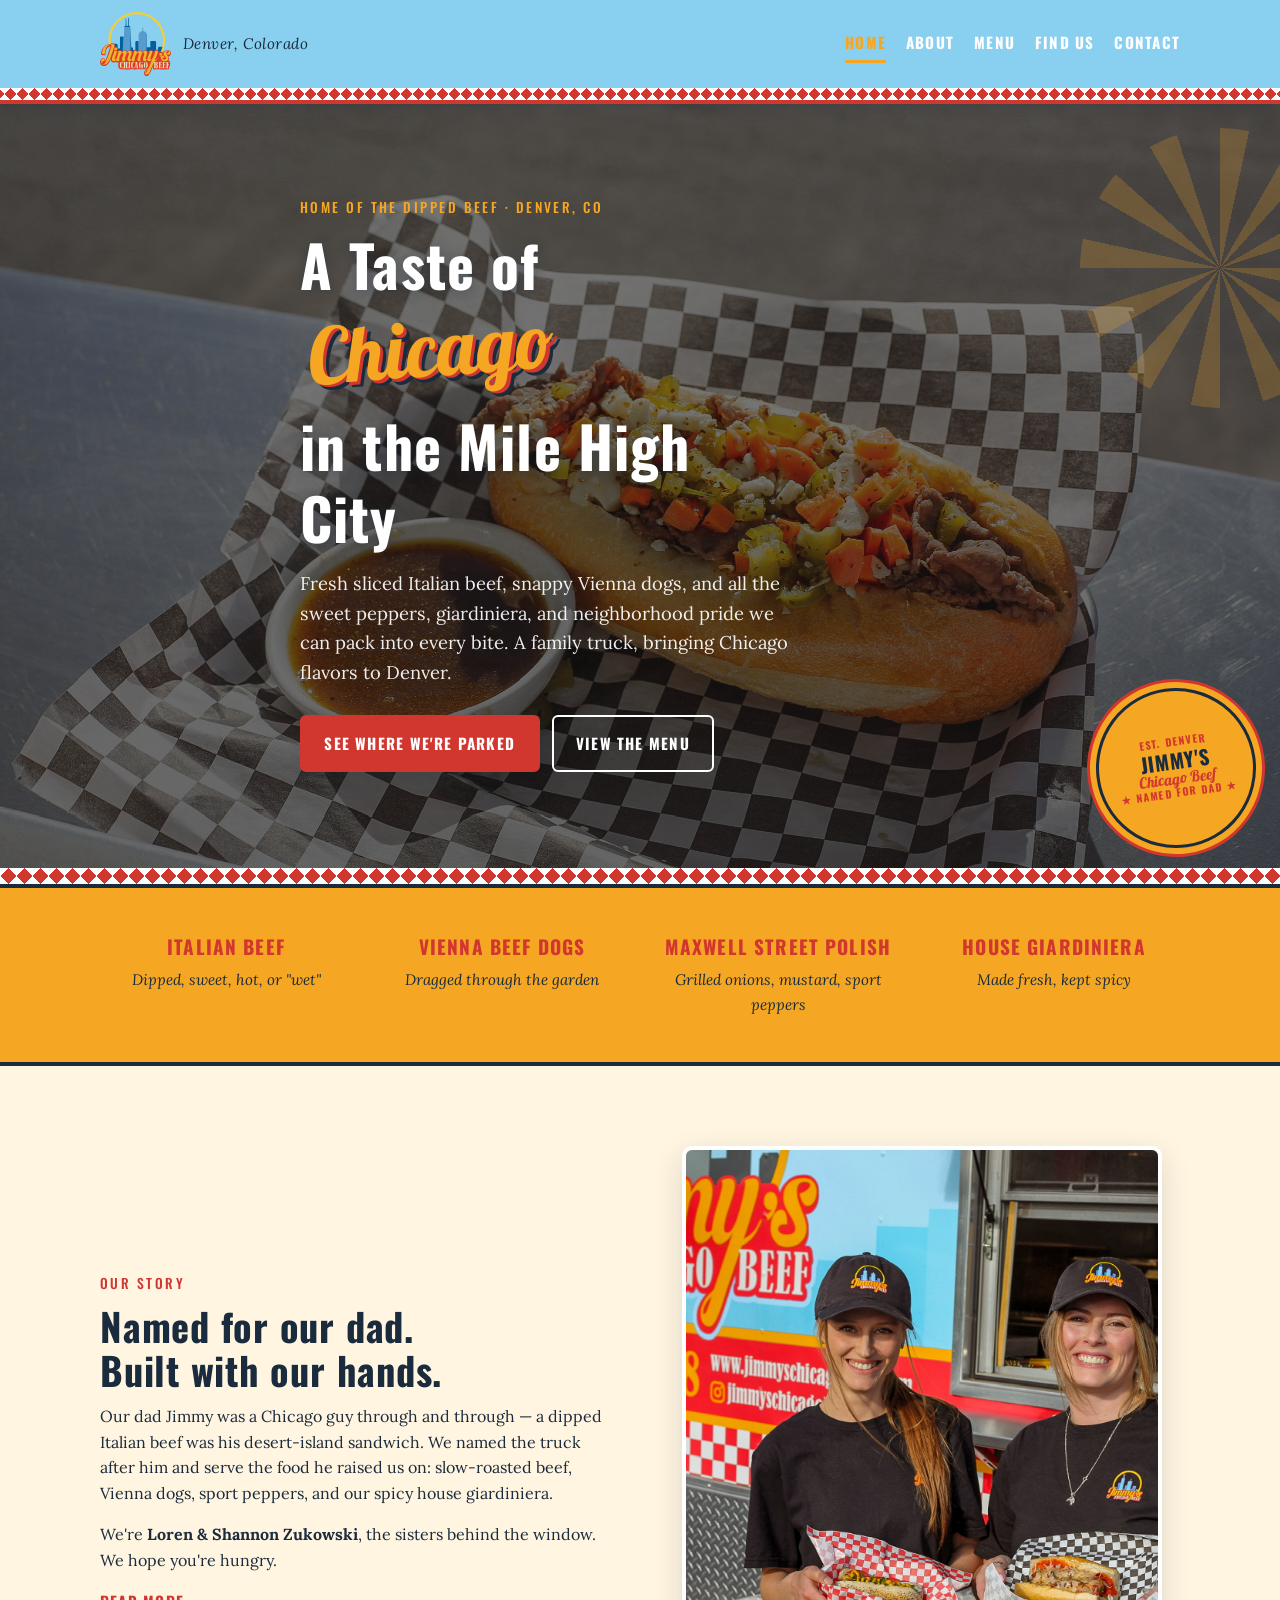
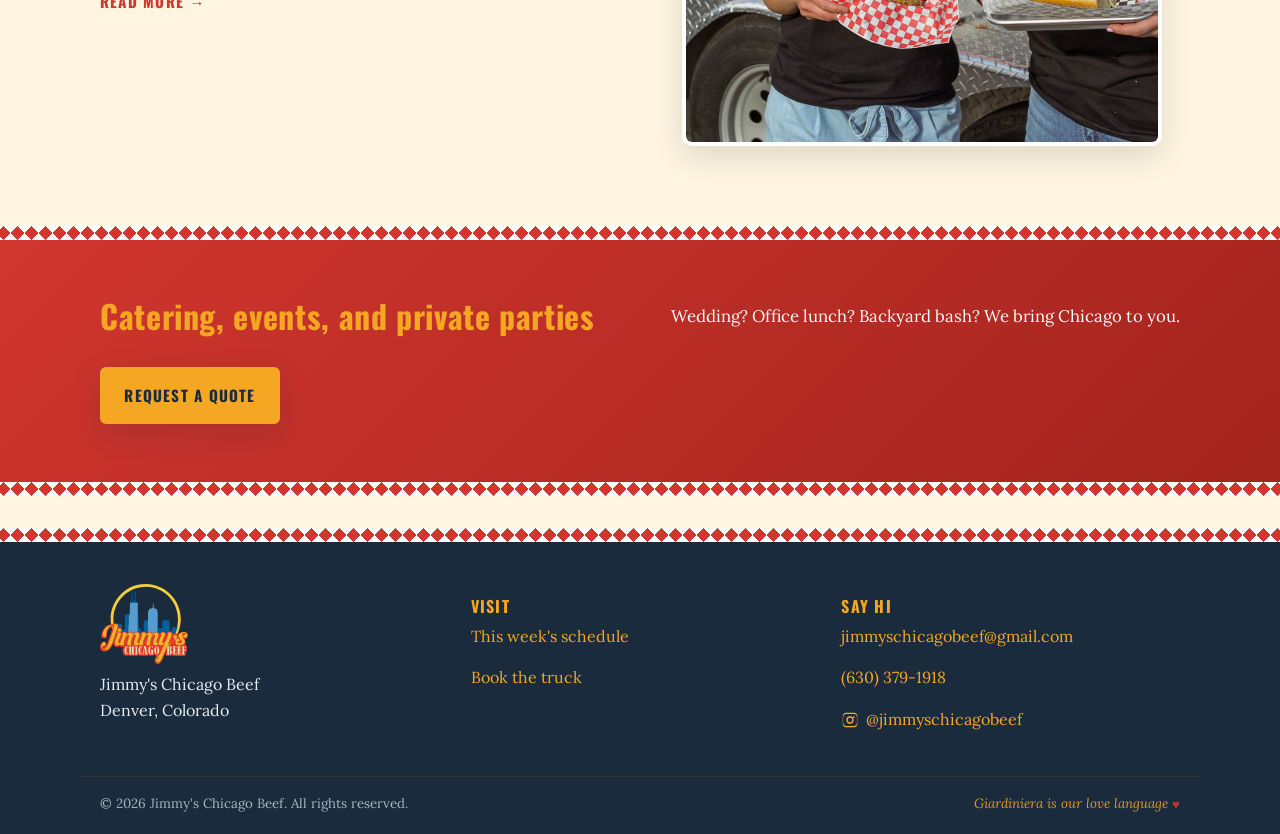
<file: index.html>
<!DOCTYPE html>
<html lang="en">
<head>
  <meta charset="UTF-8" />
  <meta name="viewport" content="width=device-width, initial-scale=1.0" />
  <title>Jimmy's Chicago Beef — Authentic Chicago Eats in Denver, CO</title>
  <meta name="description" content="Jimmy's Chicago Beef is Denver's home for authentic Italian beef sandwiches, Chicago-style hot dogs, and true Windy City flavor. Find our food truck around the Mile High City." />
  <link rel="stylesheet" href="styles.css" />
  <link rel="preconnect" href="https://fonts.googleapis.com" />
  <link rel="preconnect" href="https://fonts.gstatic.com" crossorigin />
  <link href="https://fonts.googleapis.com/css2?family=Oswald:wght@500;700&family=Lora:ital,wght@0,400;0,600;1,400&family=Lobster&family=Alfa+Slab+One&display=swap" rel="stylesheet" />
</head>
<body>
  <header class="site-header">
    <div class="container nav-wrap">
      <a href="index.html" class="brand" aria-label="Jimmy's Chicago Beef — Denver, Colorado">
        <img src="images/logo.svg" alt="Jimmy's Chicago Beef" class="brand-logo" />
        <span class="brand-tag">Denver, Colorado</span>
      </a>
      <button class="nav-toggle" aria-label="Toggle menu" aria-expanded="false">
        <span></span><span></span><span></span>
      </button>
      <nav class="site-nav">
        <a href="index.html" class="active">Home</a>
        <a href="about.html">About</a>
        <a href="menu.html">Menu</a>
        <a href="calendar.html">Find Us</a>
        <a href="contact.html">Contact</a>
      </nav>
    </div>
  </header>

  <main>
    <section class="hero hero-photo" style="background-image: linear-gradient(rgba(20,20,20,0.55), rgba(20,20,20,0.65)), url('images/italian-beef.jpg');">
      <div class="starburst" aria-hidden="true"></div>
      <div class="container hero-content">
        <p class="eyebrow">Home of the Dipped Beef · Denver, CO</p>
        <h1>A Taste of <span class="script-xl">Chicago</span><br /><span class="mile-high">in the Mile High City</span></h1>
        <p class="lede">Fresh sliced Italian beef, snappy Vienna dogs, and all the sweet peppers, giardiniera, and neighborhood pride we can pack into every bite. A family truck, bringing Chicago flavors to Denver.</p>
        <div class="cta-row">
          <a class="btn btn-primary" href="calendar.html">See Where We're Parked</a>
          <a class="btn btn-ghost" href="menu.html">View the Menu</a>
        </div>
      </div>
      <div class="seal" aria-hidden="true">
        <div class="seal-inner">
          <span class="seal-top">Est. Denver</span>
          <span class="seal-big">JIMMY'S</span>
          <span class="seal-mid">Chicago Beef</span>
          <span class="seal-bot">★ Named For Dad ★</span>
        </div>
      </div>
    </section>

    <section class="strip">
      <div class="container strip-grid">
        <div><strong>Italian Beef</strong><span>Dipped, sweet, hot, or "wet"</span></div>
        <div><strong>Vienna Beef Dogs</strong><span>Dragged through the garden</span></div>
        <div><strong>Maxwell Street Polish</strong><span>Grilled onions, mustard, sport peppers</span></div>
        <div><strong>House Giardiniera</strong><span>Made fresh, kept spicy</span></div>
      </div>
    </section>

    <section class="feature container">
      <div class="feature-text">
        <p class="eyebrow">Our Story</p>
        <h2>Named for our dad.<br />Built with our hands.</h2>
        <p>Our dad Jimmy was a Chicago guy through and through — a dipped Italian beef was his desert-island sandwich. We named the truck after him and serve the food he raised us on: slow-roasted beef, Vienna dogs, sport peppers, and our spicy house giardiniera.</p>
        <p>We're <strong>Loren &amp; Shannon Zukowski</strong>, the sisters behind the window. We hope you're hungry.</p>
        <a class="btn btn-link" href="about.html">Read more →</a>
      </div>
      <div class="feature-media">
        <img src="images/team-truck.jpg" alt="Loren and Shannon Zukowski in front of the Jimmy's Chicago Beef food truck" class="rounded-photo" loading="lazy" />
      </div>
    </section>

    <section class="callout">
      <div class="container callout-inner">
        <h2>Catering, events, and private parties</h2>
        <p>Wedding? Office lunch? Backyard bash? We bring Chicago to you.</p>
        <a class="btn btn-primary" href="contact.html">Request a Quote</a>
      </div>
    </section>
  </main>

  <footer class="site-footer">
    <div class="container footer-grid">
      <div>
        <img src="images/logo.svg" alt="Jimmy's Chicago Beef" class="brand-logo brand-logo-footer" />
        <p>Jimmy's Chicago Beef<br />Denver, Colorado</p>
      </div>
      <div>
        <h4>Visit</h4>
        <p><a href="calendar.html">This week's schedule</a></p>
        <p><a href="contact.html">Book the truck</a></p>
      </div>
      <div>
        <h4>Say hi</h4>
        <p><a href="mailto:jimmyschicagobeef@gmail.com">jimmyschicagobeef@gmail.com</a></p>
        <p><a href="tel:+16303791918">(630) 379-1918</a></p>
        <p><a class="ig-link" href="https://instagram.com/jimmyschicagobeef" target="_blank" rel="noopener" aria-label="Jimmy's Chicago Beef on Instagram">
          <svg class="ig-icon" viewBox="0 0 24 24" aria-hidden="true"><path d="M12 2.2c3.2 0 3.6 0 4.85.07 1.17.05 1.8.25 2.22.41.56.22.96.48 1.38.9.42.42.68.82.9 1.38.16.42.36 1.05.41 2.22.06 1.25.07 1.63.07 4.82 0 3.2 0 3.58-.07 4.83-.05 1.17-.25 1.8-.41 2.22-.22.56-.48.96-.9 1.38-.42.42-.82.68-1.38.9-.42.16-1.05.36-2.22.41-1.25.06-1.62.07-4.82.07-3.2 0-3.58 0-4.83-.07-1.17-.05-1.8-.25-2.22-.41-.56-.22-.96-.48-1.38-.9-.42-.42-.68-.82-.9-1.38-.16-.42-.36-1.05-.41-2.22C2.2 15.58 2.2 15.2 2.2 12s0-3.58.07-4.83c.05-1.17.25-1.8.41-2.22.22-.56.48-.96.9-1.38.42-.42.82-.68 1.38-.9.42-.16 1.05-.36 2.22-.41C8.42 2.2 8.8 2.2 12 2.2Zm0 1.82c-3.14 0-3.51 0-4.75.06-1.07.05-1.65.23-2.04.38-.51.2-.88.44-1.26.82-.38.38-.62.75-.82 1.26-.15.39-.33.97-.38 2.04C2.68 9.82 2.68 10.2 2.68 12c0 1.8 0 2.17.06 3.42.05 1.07.23 1.65.38 2.04.2.51.44.88.82 1.26.38.38.75.62 1.26.82.39.15.97.33 2.04.38 1.24.06 1.61.06 4.75.06s3.51 0 4.75-.06c1.07-.05 1.65-.23 2.04-.38.51-.2.88-.44 1.26-.82.38-.38.62-.75.82-1.26.15-.39.33-.97.38-2.04.06-1.25.06-1.62.06-3.42 0-1.8 0-2.17-.06-3.42-.05-1.07-.23-1.65-.38-2.04-.2-.51-.44-.88-.82-1.26-.38-.38-.75-.62-1.26-.82-.39-.15-.97-.33-2.04-.38C15.51 4.02 15.14 4.02 12 4.02Zm0 3.1a4.88 4.88 0 1 1 0 9.76 4.88 4.88 0 0 1 0-9.76Zm0 1.82a3.06 3.06 0 1 0 0 6.12 3.06 3.06 0 0 0 0-6.12Zm5.09-2.05a1.14 1.14 0 1 1 0 2.28 1.14 1.14 0 0 1 0-2.28Z"/></svg>
          @jimmyschicagobeef
        </a></p>
      </div>
    </div>
    <div class="container footer-bottom">
      <small>&copy; <span id="year"></span> Jimmy's Chicago Beef. All rights reserved.</small>
      <small class="tribute">Giardiniera is our love language <span class="heart">♥</span></small>
    </div>
  </footer>

  <script src="script.js"></script>
</body>
</html>
</file>
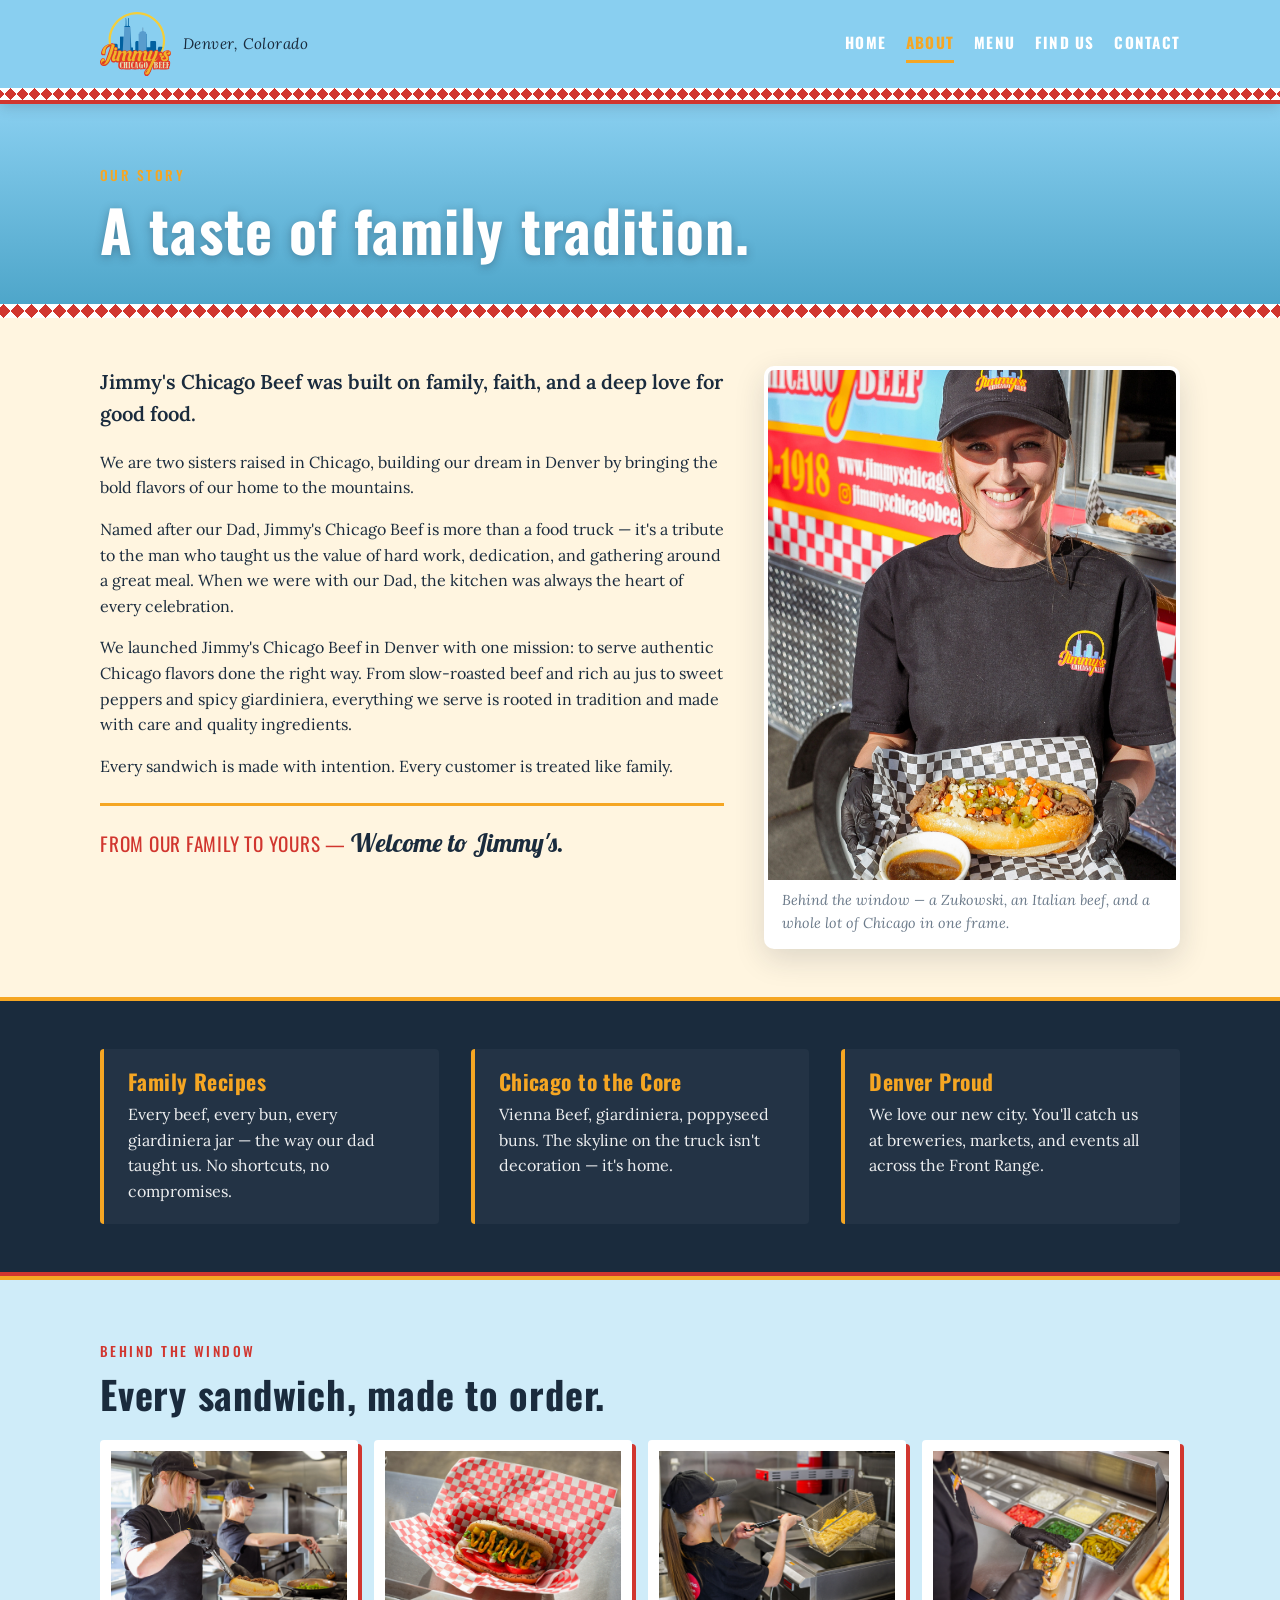
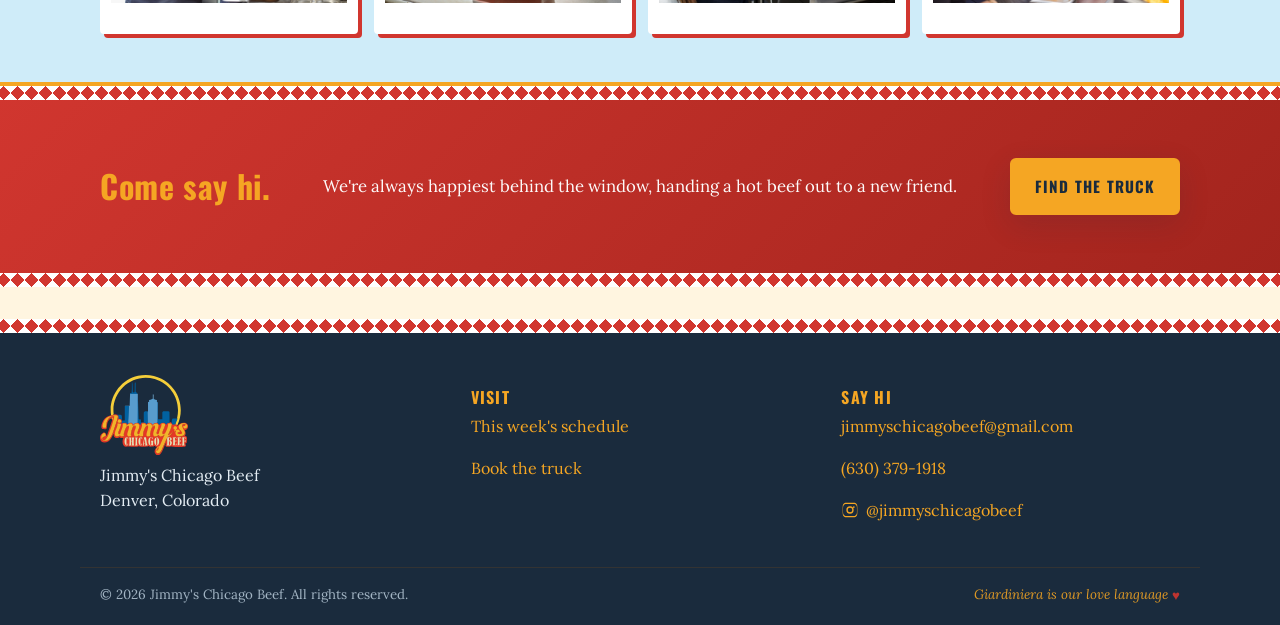
<file: about.html>
<!DOCTYPE html>
<html lang="en">
<head>
  <meta charset="UTF-8" />
  <meta name="viewport" content="width=device-width, initial-scale=1.0" />
  <title>About Jimmy's Chicago Beef — Denver's Chicago Food Truck</title>
  <meta name="description" content="The story behind Jimmy's Chicago Beef: a South Side native bringing real Italian beef and Vienna dogs to Denver, Colorado." />
  <link rel="stylesheet" href="styles.css" />
  <link rel="preconnect" href="https://fonts.googleapis.com" />
  <link rel="preconnect" href="https://fonts.gstatic.com" crossorigin />
  <link href="https://fonts.googleapis.com/css2?family=Oswald:wght@500;700&family=Lora:ital,wght@0,400;0,600;1,400&family=Lobster&family=Alfa+Slab+One&display=swap" rel="stylesheet" />
</head>
<body>
  <header class="site-header">
    <div class="container nav-wrap">
      <a href="index.html" class="brand" aria-label="Jimmy's Chicago Beef — Denver, Colorado">
        <img src="images/logo.svg" alt="Jimmy's Chicago Beef" class="brand-logo" />
        <span class="brand-tag">Denver, Colorado</span>
      </a>
      <button class="nav-toggle" aria-label="Toggle menu" aria-expanded="false">
        <span></span><span></span><span></span>
      </button>
      <nav class="site-nav">
        <a href="index.html">Home</a>
        <a href="about.html" class="active">About</a>
        <a href="menu.html">Menu</a>
        <a href="calendar.html">Find Us</a>
        <a href="contact.html">Contact</a>
      </nav>
    </div>
  </header>

  <main>
    <section class="page-hero">
      <div class="container">
        <p class="eyebrow">Our Story</p>
        <h1>A taste of family tradition.</h1>
      </div>
    </section>

    <section class="container story-grid">
      <article class="story-text">
        <p class="lede">Jimmy's Chicago Beef was built on family, faith, and a deep love for good food.</p>

        <p>We are two sisters raised in Chicago, building our dream in Denver by bringing the bold flavors of our home to the mountains.</p>

        <p>Named after our Dad, Jimmy's Chicago Beef is more than a food truck — it's a tribute to the man who taught us the value of hard work, dedication, and gathering around a great meal. When we were with our Dad, the kitchen was always the heart of every celebration.</p>

        <p>We launched Jimmy's Chicago Beef in Denver with one mission: to serve authentic Chicago flavors done the right way. From slow-roasted beef and rich au jus to sweet peppers and spicy giardiniera, everything we serve is rooted in tradition and made with care and quality ingredients.</p>

        <p>Every sandwich is made with intention. Every customer is treated like family.</p>

        <p class="welcome">From our family to yours — <em>Welcome to Jimmy's.</em></p>
      </article>
      <aside class="story-media">
        <figure class="story-figure">
          <img src="images/owner-portrait.jpg" alt="One of the Zukowski sisters smiling in front of the food truck, holding a fresh Italian beef sandwich" loading="lazy" />
          <figcaption>Behind the window — a Zukowski, an Italian beef, and a whole lot of Chicago in one frame.</figcaption>
        </figure>
      </aside>
    </section>

    <section class="values">
      <div class="container values-grid">
        <div>
          <h3>Family Recipes</h3>
          <p>Every beef, every bun, every giardiniera jar — the way our dad taught us. No shortcuts, no compromises.</p>
        </div>
        <div>
          <h3>Chicago to the Core</h3>
          <p>Vienna Beef, giardiniera, poppyseed buns. The skyline on the truck isn't decoration — it's home.</p>
        </div>
        <div>
          <h3>Denver Proud</h3>
          <p>We love our new city. You'll catch us at breweries, markets, and events all across the Front Range.</p>
        </div>
      </div>
    </section>

    <section class="bts">
      <div class="container">
        <p class="eyebrow">Behind the Window</p>
        <h2>Every sandwich, made to order.</h2>
        <div class="bts-grid">
          <figure><img src="images/kitchen-plating.jpg" alt="Two team members plating Italian beef sandwiches in the truck's kitchen" loading="lazy" /></figure>
          <figure><img src="images/chicago-dog.jpg" alt="Chicago-style hot dog with mustard, relish, tomato, pickle, and sport peppers" loading="lazy" /></figure>
          <figure><img src="images/fryer-action.jpg" alt="Team member lifting a basket of hot fries from the fryer" loading="lazy" /></figure>
          <figure><img src="images/dog-prep.jpg" alt="Assembling a Chicago dog with fresh toppings from the prep line" loading="lazy" /></figure>
        </div>
      </div>
    </section>

    <section class="callout">
      <div class="container callout-inner">
        <h2>Come say hi.</h2>
        <p>We're always happiest behind the window, handing a hot beef out to a new friend.</p>
        <a class="btn btn-primary" href="calendar.html">Find the Truck</a>
      </div>
    </section>
  </main>

  <footer class="site-footer">
    <div class="container footer-grid">
      <div>
        <img src="images/logo.svg" alt="Jimmy's Chicago Beef" class="brand-logo brand-logo-footer" />
        <p>Jimmy's Chicago Beef<br />Denver, Colorado</p>
      </div>
      <div>
        <h4>Visit</h4>
        <p><a href="calendar.html">This week's schedule</a></p>
        <p><a href="contact.html">Book the truck</a></p>
      </div>
      <div>
        <h4>Say hi</h4>
        <p><a href="mailto:jimmyschicagobeef@gmail.com">jimmyschicagobeef@gmail.com</a></p>
        <p><a href="tel:+16303791918">(630) 379-1918</a></p>
        <p><a class="ig-link" href="https://instagram.com/jimmyschicagobeef" target="_blank" rel="noopener" aria-label="Jimmy's Chicago Beef on Instagram">
          <svg class="ig-icon" viewBox="0 0 24 24" aria-hidden="true"><path d="M12 2.2c3.2 0 3.6 0 4.85.07 1.17.05 1.8.25 2.22.41.56.22.96.48 1.38.9.42.42.68.82.9 1.38.16.42.36 1.05.41 2.22.06 1.25.07 1.63.07 4.82 0 3.2 0 3.58-.07 4.83-.05 1.17-.25 1.8-.41 2.22-.22.56-.48.96-.9 1.38-.42.42-.82.68-1.38.9-.42.16-1.05.36-2.22.41-1.25.06-1.62.07-4.82.07-3.2 0-3.58 0-4.83-.07-1.17-.05-1.8-.25-2.22-.41-.56-.22-.96-.48-1.38-.9-.42-.42-.68-.82-.9-1.38-.16-.42-.36-1.05-.41-2.22C2.2 15.58 2.2 15.2 2.2 12s0-3.58.07-4.83c.05-1.17.25-1.8.41-2.22.22-.56.48-.96.9-1.38.42-.42.82-.68 1.38-.9.42-.16 1.05-.36 2.22-.41C8.42 2.2 8.8 2.2 12 2.2Zm0 1.82c-3.14 0-3.51 0-4.75.06-1.07.05-1.65.23-2.04.38-.51.2-.88.44-1.26.82-.38.38-.62.75-.82 1.26-.15.39-.33.97-.38 2.04C2.68 9.82 2.68 10.2 2.68 12c0 1.8 0 2.17.06 3.42.05 1.07.23 1.65.38 2.04.2.51.44.88.82 1.26.38.38.75.62 1.26.82.39.15.97.33 2.04.38 1.24.06 1.61.06 4.75.06s3.51 0 4.75-.06c1.07-.05 1.65-.23 2.04-.38.51-.2.88-.44 1.26-.82.38-.38.62-.75.82-1.26.15-.39.33-.97.38-2.04.06-1.25.06-1.62.06-3.42 0-1.8 0-2.17-.06-3.42-.05-1.07-.23-1.65-.38-2.04-.2-.51-.44-.88-.82-1.26-.38-.38-.75-.62-1.26-.82-.39-.15-.97-.33-2.04-.38C15.51 4.02 15.14 4.02 12 4.02Zm0 3.1a4.88 4.88 0 1 1 0 9.76 4.88 4.88 0 0 1 0-9.76Zm0 1.82a3.06 3.06 0 1 0 0 6.12 3.06 3.06 0 0 0 0-6.12Zm5.09-2.05a1.14 1.14 0 1 1 0 2.28 1.14 1.14 0 0 1 0-2.28Z"/></svg>
          @jimmyschicagobeef
        </a></p>
      </div>
    </div>
    <div class="container footer-bottom">
      <small>&copy; <span id="year"></span> Jimmy's Chicago Beef. All rights reserved.</small>
      <small class="tribute">Giardiniera is our love language <span class="heart">♥</span></small>
    </div>
  </footer>

  <script src="script.js"></script>
</body>
</html>
</file>
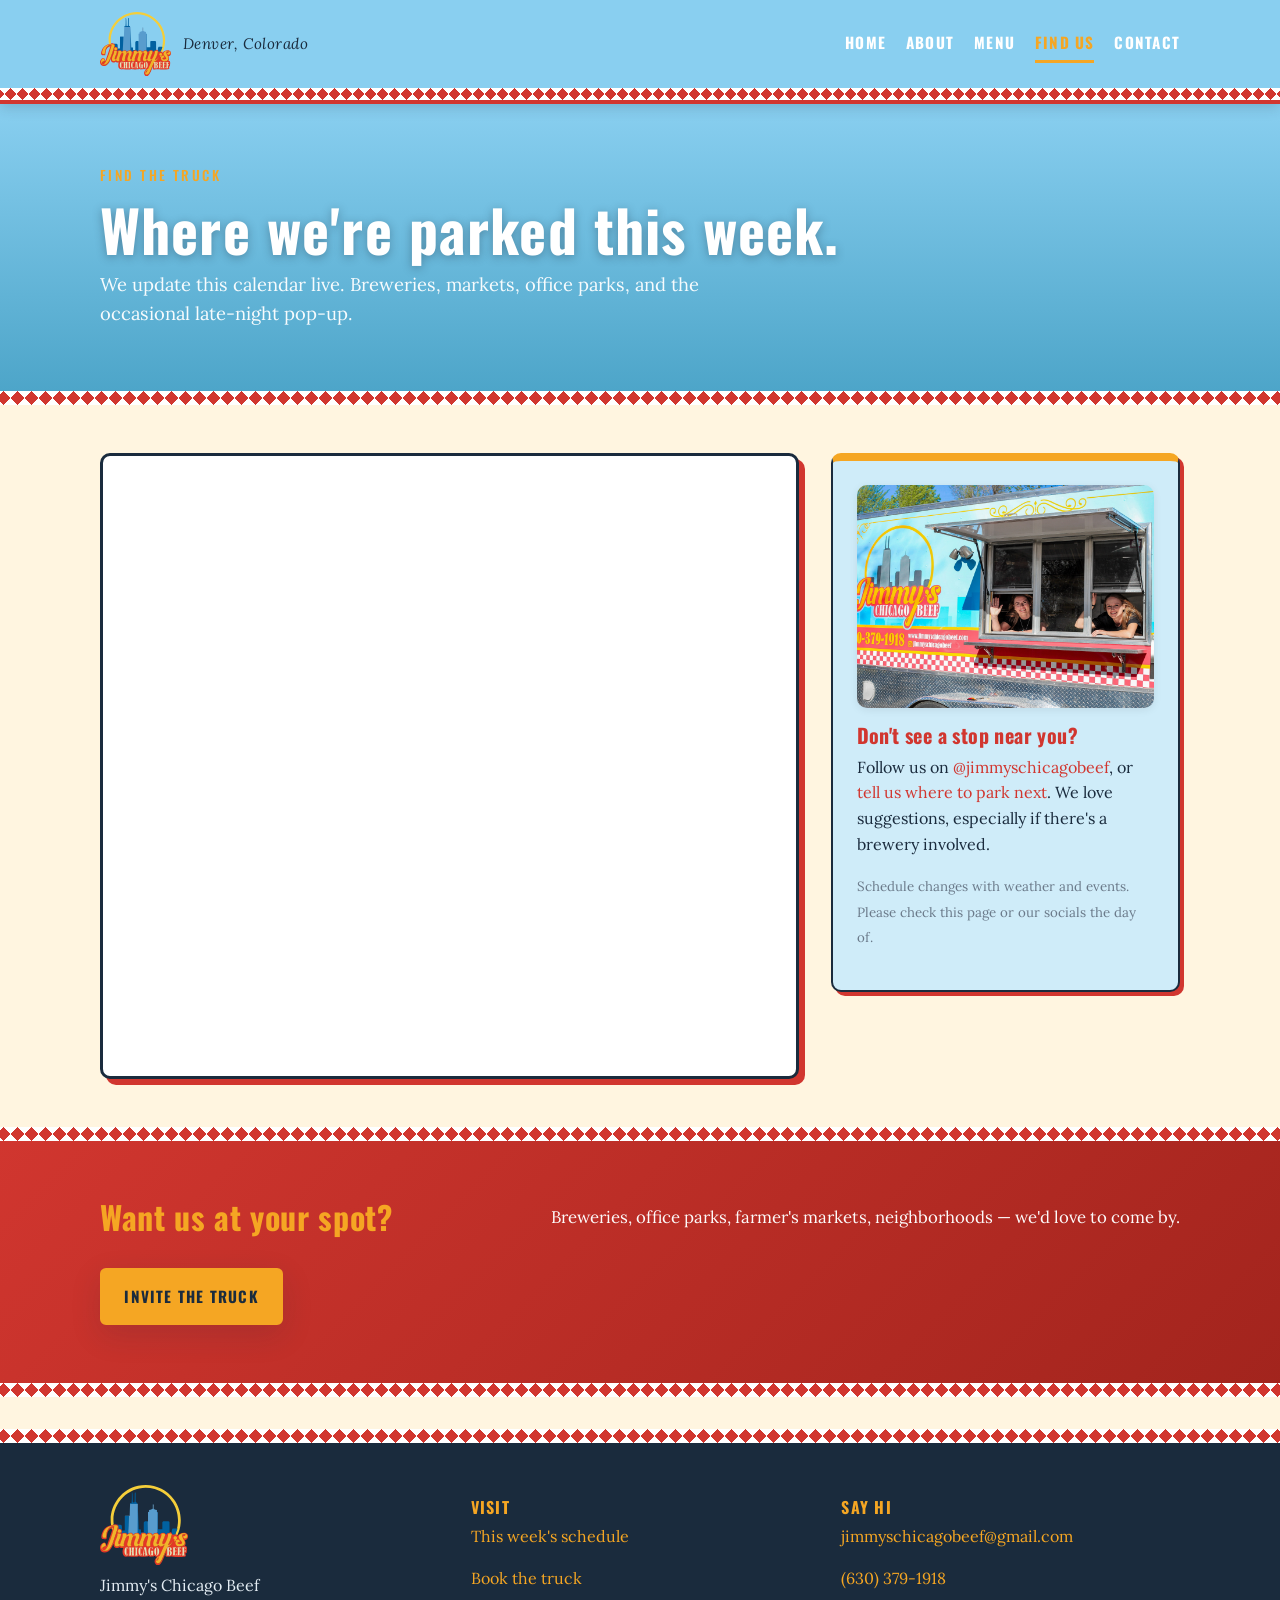
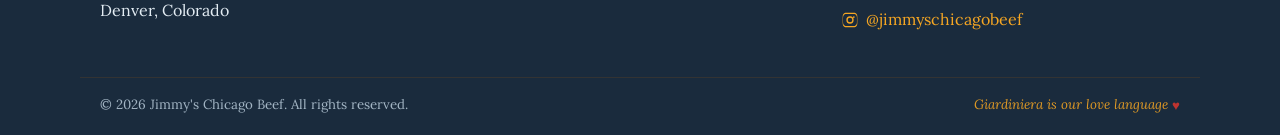
<file: calendar.html>
<!DOCTYPE html>
<html lang="en">
<head>
  <meta charset="UTF-8" />
  <meta name="viewport" content="width=device-width, initial-scale=1.0" />
  <title>Find Us — Jimmy's Chicago Beef Schedule &amp; Calendar</title>
  <meta name="description" content="Where is Jimmy's Chicago Beef parked this week? See our live Google Calendar for locations, pop-ups, and events around Denver." />
  <link rel="stylesheet" href="styles.css" />
  <link rel="preconnect" href="https://fonts.googleapis.com" />
  <link rel="preconnect" href="https://fonts.gstatic.com" crossorigin />
  <link href="https://fonts.googleapis.com/css2?family=Oswald:wght@500;700&family=Lora:ital,wght@0,400;0,600;1,400&family=Lobster&family=Alfa+Slab+One&display=swap" rel="stylesheet" />
</head>
<body>
  <header class="site-header">
    <div class="container nav-wrap">
      <a href="index.html" class="brand" aria-label="Jimmy's Chicago Beef — Denver, Colorado">
        <img src="images/logo.svg" alt="Jimmy's Chicago Beef" class="brand-logo" />
        <span class="brand-tag">Denver, Colorado</span>
      </a>
      <button class="nav-toggle" aria-label="Toggle menu" aria-expanded="false">
        <span></span><span></span><span></span>
      </button>
      <nav class="site-nav">
        <a href="index.html">Home</a>
        <a href="about.html">About</a>
        <a href="menu.html">Menu</a>
        <a href="calendar.html" class="active">Find Us</a>
        <a href="contact.html">Contact</a>
      </nav>
    </div>
  </header>

  <main>
    <section class="page-hero">
      <div class="container">
        <p class="eyebrow">Find the Truck</p>
        <h1>Where we're parked this week.</h1>
        <p class="lede">We update this calendar live. Breweries, markets, office parks, and the occasional late-night pop-up.</p>
      </div>
    </section>

    <section class="container calendar-wrap">
      <!-- Live "Truck Schedule" calendar from the jimmyschicagobeef@gmail.com
           Google account. Edit events in Google Calendar; this page updates
           automatically. Month grid on desktop, agenda list on phones. -->
      <div class="calendar-embed">
        <iframe
          class="calendar-month"
          title="Jimmy's Chicago Beef Schedule"
          src="https://calendar.google.com/calendar/embed?src=eb3693e598f50b5d8f960f9dfbcbf63a98d87f7fab4fb5c3a32b78eb7c6a7bb2%40group.calendar.google.com&ctz=America%2FDenver&mode=MONTH&showTitle=0&showNav=1&showPrint=0&showTabs=0&showCalendars=0&showTz=0"
          style="border: 0"
          frameborder="0"
          scrolling="no"
          loading="lazy">
        </iframe>
        <iframe
          class="calendar-agenda"
          title="Jimmy's Chicago Beef Schedule (list view)"
          src="https://calendar.google.com/calendar/embed?src=eb3693e598f50b5d8f960f9dfbcbf63a98d87f7fab4fb5c3a32b78eb7c6a7bb2%40group.calendar.google.com&ctz=America%2FDenver&mode=AGENDA&showTitle=0&showNav=1&showPrint=0&showTabs=0&showCalendars=0&showTz=0"
          style="border: 0"
          frameborder="0"
          scrolling="no"
          loading="lazy">
        </iframe>
      </div>

      <div class="calendar-help">
        <figure class="help-figure">
          <img src="images/truck-window.jpg" alt="Jimmy's Chicago Beef food truck with the team waving from the service window" loading="lazy" />
        </figure>
        <h3>Don't see a stop near you?</h3>
        <p>Follow us on <a href="https://instagram.com/jimmyschicagobeef" target="_blank" rel="noopener">@jimmyschicagobeef</a>, or <a href="contact.html">tell us where to park next</a>. We love suggestions, especially if there's a brewery involved.</p>
        <p class="muted"><small>Schedule changes with weather and events. Please check this page or our socials the day of.</small></p>
      </div>
    </section>

    <section class="callout">
      <div class="container callout-inner">
        <h2>Want us at your spot?</h2>
        <p>Breweries, office parks, farmer's markets, neighborhoods — we'd love to come by.</p>
        <a class="btn btn-primary" href="contact.html">Invite the Truck</a>
      </div>
    </section>
  </main>

  <footer class="site-footer">
    <div class="container footer-grid">
      <div>
        <img src="images/logo.svg" alt="Jimmy's Chicago Beef" class="brand-logo brand-logo-footer" />
        <p>Jimmy's Chicago Beef<br />Denver, Colorado</p>
      </div>
      <div>
        <h4>Visit</h4>
        <p><a href="calendar.html">This week's schedule</a></p>
        <p><a href="contact.html">Book the truck</a></p>
      </div>
      <div>
        <h4>Say hi</h4>
        <p><a href="mailto:jimmyschicagobeef@gmail.com">jimmyschicagobeef@gmail.com</a></p>
        <p><a href="tel:+16303791918">(630) 379-1918</a></p>
        <p><a class="ig-link" href="https://instagram.com/jimmyschicagobeef" target="_blank" rel="noopener" aria-label="Jimmy's Chicago Beef on Instagram">
          <svg class="ig-icon" viewBox="0 0 24 24" aria-hidden="true"><path d="M12 2.2c3.2 0 3.6 0 4.85.07 1.17.05 1.8.25 2.22.41.56.22.96.48 1.38.9.42.42.68.82.9 1.38.16.42.36 1.05.41 2.22.06 1.25.07 1.63.07 4.82 0 3.2 0 3.58-.07 4.83-.05 1.17-.25 1.8-.41 2.22-.22.56-.48.96-.9 1.38-.42.42-.82.68-1.38.9-.42.16-1.05.36-2.22.41-1.25.06-1.62.07-4.82.07-3.2 0-3.58 0-4.83-.07-1.17-.05-1.8-.25-2.22-.41-.56-.22-.96-.48-1.38-.9-.42-.42-.68-.82-.9-1.38-.16-.42-.36-1.05-.41-2.22C2.2 15.58 2.2 15.2 2.2 12s0-3.58.07-4.83c.05-1.17.25-1.8.41-2.22.22-.56.48-.96.9-1.38.42-.42.82-.68 1.38-.9.42-.16 1.05-.36 2.22-.41C8.42 2.2 8.8 2.2 12 2.2Zm0 1.82c-3.14 0-3.51 0-4.75.06-1.07.05-1.65.23-2.04.38-.51.2-.88.44-1.26.82-.38.38-.62.75-.82 1.26-.15.39-.33.97-.38 2.04C2.68 9.82 2.68 10.2 2.68 12c0 1.8 0 2.17.06 3.42.05 1.07.23 1.65.38 2.04.2.51.44.88.82 1.26.38.38.75.62 1.26.82.39.15.97.33 2.04.38 1.24.06 1.61.06 4.75.06s3.51 0 4.75-.06c1.07-.05 1.65-.23 2.04-.38.51-.2.88-.44 1.26-.82.38-.38.62-.75.82-1.26.15-.39.33-.97.38-2.04.06-1.25.06-1.62.06-3.42 0-1.8 0-2.17-.06-3.42-.05-1.07-.23-1.65-.38-2.04-.2-.51-.44-.88-.82-1.26-.38-.38-.75-.62-1.26-.82-.39-.15-.97-.33-2.04-.38C15.51 4.02 15.14 4.02 12 4.02Zm0 3.1a4.88 4.88 0 1 1 0 9.76 4.88 4.88 0 0 1 0-9.76Zm0 1.82a3.06 3.06 0 1 0 0 6.12 3.06 3.06 0 0 0 0-6.12Zm5.09-2.05a1.14 1.14 0 1 1 0 2.28 1.14 1.14 0 0 1 0-2.28Z"/></svg>
          @jimmyschicagobeef
        </a></p>
      </div>
    </div>
    <div class="container footer-bottom">
      <small>&copy; <span id="year"></span> Jimmy's Chicago Beef. All rights reserved.</small>
      <small class="tribute">Giardiniera is our love language <span class="heart">♥</span></small>
    </div>
  </footer>

  <script src="script.js"></script>
</body>
</html>
</file>
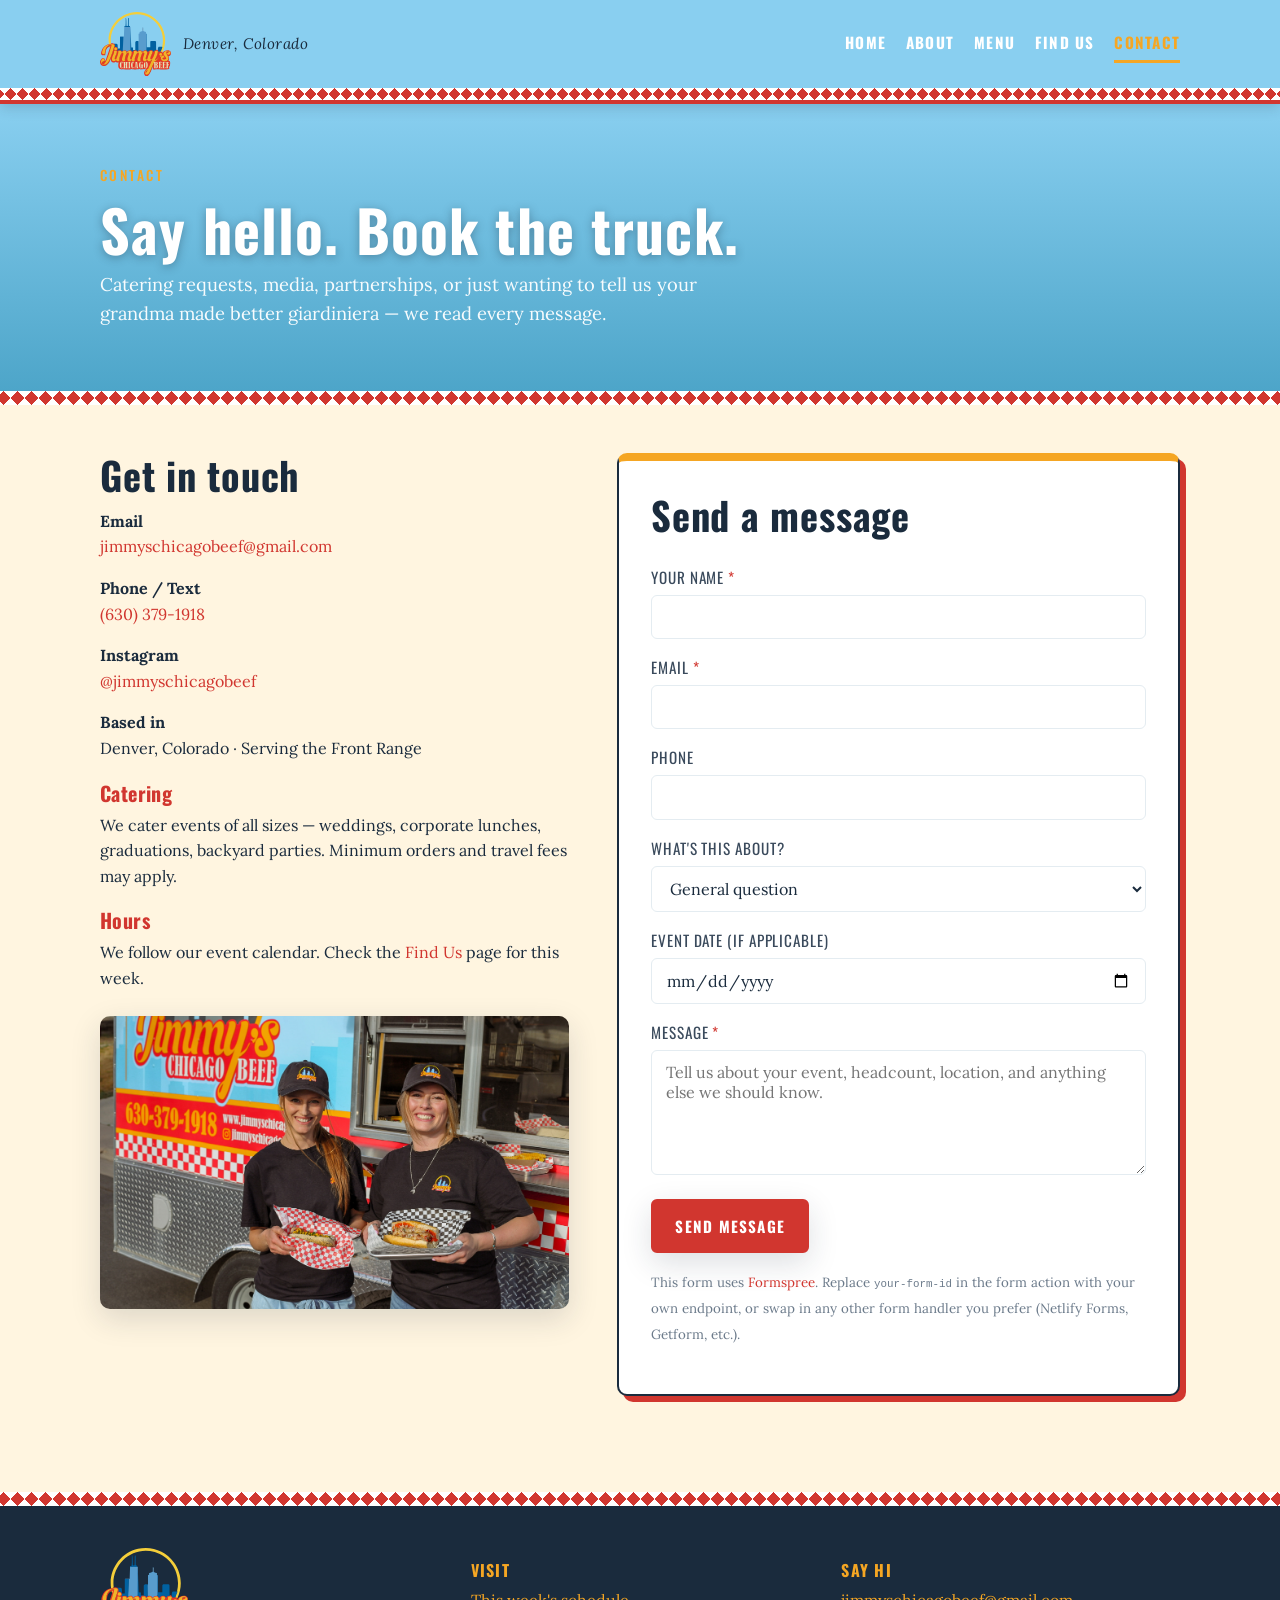
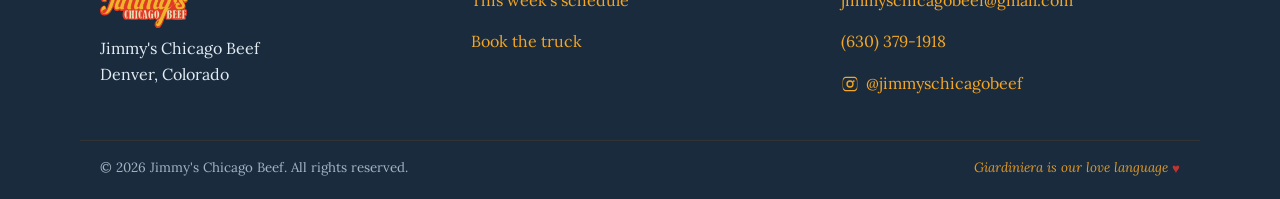
<file: contact.html>
<!DOCTYPE html>
<html lang="en">
<head>
  <meta charset="UTF-8" />
  <meta name="viewport" content="width=device-width, initial-scale=1.0" />
  <title>Contact &amp; Catering — Jimmy's Chicago Beef, Denver</title>
  <meta name="description" content="Book Jimmy's Chicago Beef for catering, private events, office lunches, or say hello. Based in Denver, Colorado." />
  <link rel="stylesheet" href="styles.css" />
  <link rel="preconnect" href="https://fonts.googleapis.com" />
  <link rel="preconnect" href="https://fonts.gstatic.com" crossorigin />
  <link href="https://fonts.googleapis.com/css2?family=Oswald:wght@500;700&family=Lora:ital,wght@0,400;0,600;1,400&family=Lobster&family=Alfa+Slab+One&display=swap" rel="stylesheet" />
</head>
<body>
  <header class="site-header">
    <div class="container nav-wrap">
      <a href="index.html" class="brand" aria-label="Jimmy's Chicago Beef — Denver, Colorado">
        <img src="images/logo.svg" alt="Jimmy's Chicago Beef" class="brand-logo" />
        <span class="brand-tag">Denver, Colorado</span>
      </a>
      <button class="nav-toggle" aria-label="Toggle menu" aria-expanded="false">
        <span></span><span></span><span></span>
      </button>
      <nav class="site-nav">
        <a href="index.html">Home</a>
        <a href="about.html">About</a>
        <a href="menu.html">Menu</a>
        <a href="calendar.html">Find Us</a>
        <a href="contact.html" class="active">Contact</a>
      </nav>
    </div>
  </header>

  <main>
    <section class="page-hero">
      <div class="container">
        <p class="eyebrow">Contact</p>
        <h1>Say hello. Book the truck.</h1>
        <p class="lede">Catering requests, media, partnerships, or just wanting to tell us your grandma made better giardiniera — we read every message.</p>
      </div>
    </section>

    <section class="container contact-grid">
      <div class="contact-info">
        <h2>Get in touch</h2>
        <p><strong>Email</strong><br /><a href="mailto:jimmyschicagobeef@gmail.com">jimmyschicagobeef@gmail.com</a></p>
        <p><strong>Phone / Text</strong><br /><a href="tel:+16303791918">(630) 379-1918</a></p>
        <p><strong>Instagram</strong><br /><a href="https://instagram.com/jimmyschicagobeef" target="_blank" rel="noopener">@jimmyschicagobeef</a></p>
        <p><strong>Based in</strong><br />Denver, Colorado &middot; Serving the Front Range</p>

        <h3>Catering</h3>
        <p>We cater events of all sizes — weddings, corporate lunches, graduations, backyard parties. Minimum orders and travel fees may apply.</p>

        <h3>Hours</h3>
        <p>We follow our event calendar. Check the <a href="calendar.html">Find Us</a> page for this week.</p>

        <figure class="contact-figure">
          <img src="images/team-truck.jpg" alt="The Jimmy's Chicago Beef team holding sandwiches in front of the food truck" loading="lazy" />
        </figure>
      </div>

      <form class="contact-form" action="https://formspree.io/f/your-form-id" method="POST" novalidate>
        <h2>Send a message</h2>

        <label>
          <span>Your name <em>*</em></span>
          <input type="text" name="name" required autocomplete="name" />
        </label>

        <label>
          <span>Email <em>*</em></span>
          <input type="email" name="email" required autocomplete="email" />
        </label>

        <label>
          <span>Phone</span>
          <input type="tel" name="phone" autocomplete="tel" />
        </label>

        <label>
          <span>What's this about?</span>
          <select name="topic">
            <option value="General">General question</option>
            <option value="Catering">Catering / private event</option>
            <option value="Event">Invite us to an event</option>
            <option value="Media">Media / press</option>
            <option value="Other">Other</option>
          </select>
        </label>

        <label>
          <span>Event date (if applicable)</span>
          <input type="date" name="event_date" />
        </label>

        <label>
          <span>Message <em>*</em></span>
          <textarea name="message" rows="5" required placeholder="Tell us about your event, headcount, location, and anything else we should know."></textarea>
        </label>

        <!-- Simple honeypot for bots -->
        <label class="hp" aria-hidden="true">
          <span>Leave this field empty</span>
          <input type="text" name="_gotcha" tabindex="-1" autocomplete="off" />
        </label>

        <button class="btn btn-primary" type="submit">Send Message</button>

        <p class="form-note"><small>This form uses <a href="https://formspree.io" target="_blank" rel="noopener">Formspree</a>. Replace <code>your-form-id</code> in the form action with your own endpoint, or swap in any other form handler you prefer (Netlify Forms, Getform, etc.).</small></p>
      </form>
    </section>
  </main>

  <footer class="site-footer">
    <div class="container footer-grid">
      <div>
        <img src="images/logo.svg" alt="Jimmy's Chicago Beef" class="brand-logo brand-logo-footer" />
        <p>Jimmy's Chicago Beef<br />Denver, Colorado</p>
      </div>
      <div>
        <h4>Visit</h4>
        <p><a href="calendar.html">This week's schedule</a></p>
        <p><a href="contact.html">Book the truck</a></p>
      </div>
      <div>
        <h4>Say hi</h4>
        <p><a href="mailto:jimmyschicagobeef@gmail.com">jimmyschicagobeef@gmail.com</a></p>
        <p><a href="tel:+16303791918">(630) 379-1918</a></p>
        <p><a class="ig-link" href="https://instagram.com/jimmyschicagobeef" target="_blank" rel="noopener" aria-label="Jimmy's Chicago Beef on Instagram">
          <svg class="ig-icon" viewBox="0 0 24 24" aria-hidden="true"><path d="M12 2.2c3.2 0 3.6 0 4.85.07 1.17.05 1.8.25 2.22.41.56.22.96.48 1.38.9.42.42.68.82.9 1.38.16.42.36 1.05.41 2.22.06 1.25.07 1.63.07 4.82 0 3.2 0 3.58-.07 4.83-.05 1.17-.25 1.8-.41 2.22-.22.56-.48.96-.9 1.38-.42.42-.82.68-1.38.9-.42.16-1.05.36-2.22.41-1.25.06-1.62.07-4.82.07-3.2 0-3.58 0-4.83-.07-1.17-.05-1.8-.25-2.22-.41-.56-.22-.96-.48-1.38-.9-.42-.42-.68-.82-.9-1.38-.16-.42-.36-1.05-.41-2.22C2.2 15.58 2.2 15.2 2.2 12s0-3.58.07-4.83c.05-1.17.25-1.8.41-2.22.22-.56.48-.96.9-1.38.42-.42.82-.68 1.38-.9.42-.16 1.05-.36 2.22-.41C8.42 2.2 8.8 2.2 12 2.2Zm0 1.82c-3.14 0-3.51 0-4.75.06-1.07.05-1.65.23-2.04.38-.51.2-.88.44-1.26.82-.38.38-.62.75-.82 1.26-.15.39-.33.97-.38 2.04C2.68 9.82 2.68 10.2 2.68 12c0 1.8 0 2.17.06 3.42.05 1.07.23 1.65.38 2.04.2.51.44.88.82 1.26.38.38.75.62 1.26.82.39.15.97.33 2.04.38 1.24.06 1.61.06 4.75.06s3.51 0 4.75-.06c1.07-.05 1.65-.23 2.04-.38.51-.2.88-.44 1.26-.82.38-.38.62-.75.82-1.26.15-.39.33-.97.38-2.04.06-1.25.06-1.62.06-3.42 0-1.8 0-2.17-.06-3.42-.05-1.07-.23-1.65-.38-2.04-.2-.51-.44-.88-.82-1.26-.38-.38-.75-.62-1.26-.82-.39-.15-.97-.33-2.04-.38C15.51 4.02 15.14 4.02 12 4.02Zm0 3.1a4.88 4.88 0 1 1 0 9.76 4.88 4.88 0 0 1 0-9.76Zm0 1.82a3.06 3.06 0 1 0 0 6.12 3.06 3.06 0 0 0 0-6.12Zm5.09-2.05a1.14 1.14 0 1 1 0 2.28 1.14 1.14 0 0 1 0-2.28Z"/></svg>
          @jimmyschicagobeef
        </a></p>
      </div>
    </div>
    <div class="container footer-bottom">
      <small>&copy; <span id="year"></span> Jimmy's Chicago Beef. All rights reserved.</small>
      <small class="tribute">Giardiniera is our love language <span class="heart">♥</span></small>
    </div>
  </footer>

  <script src="script.js"></script>
</body>
</html>
</file>
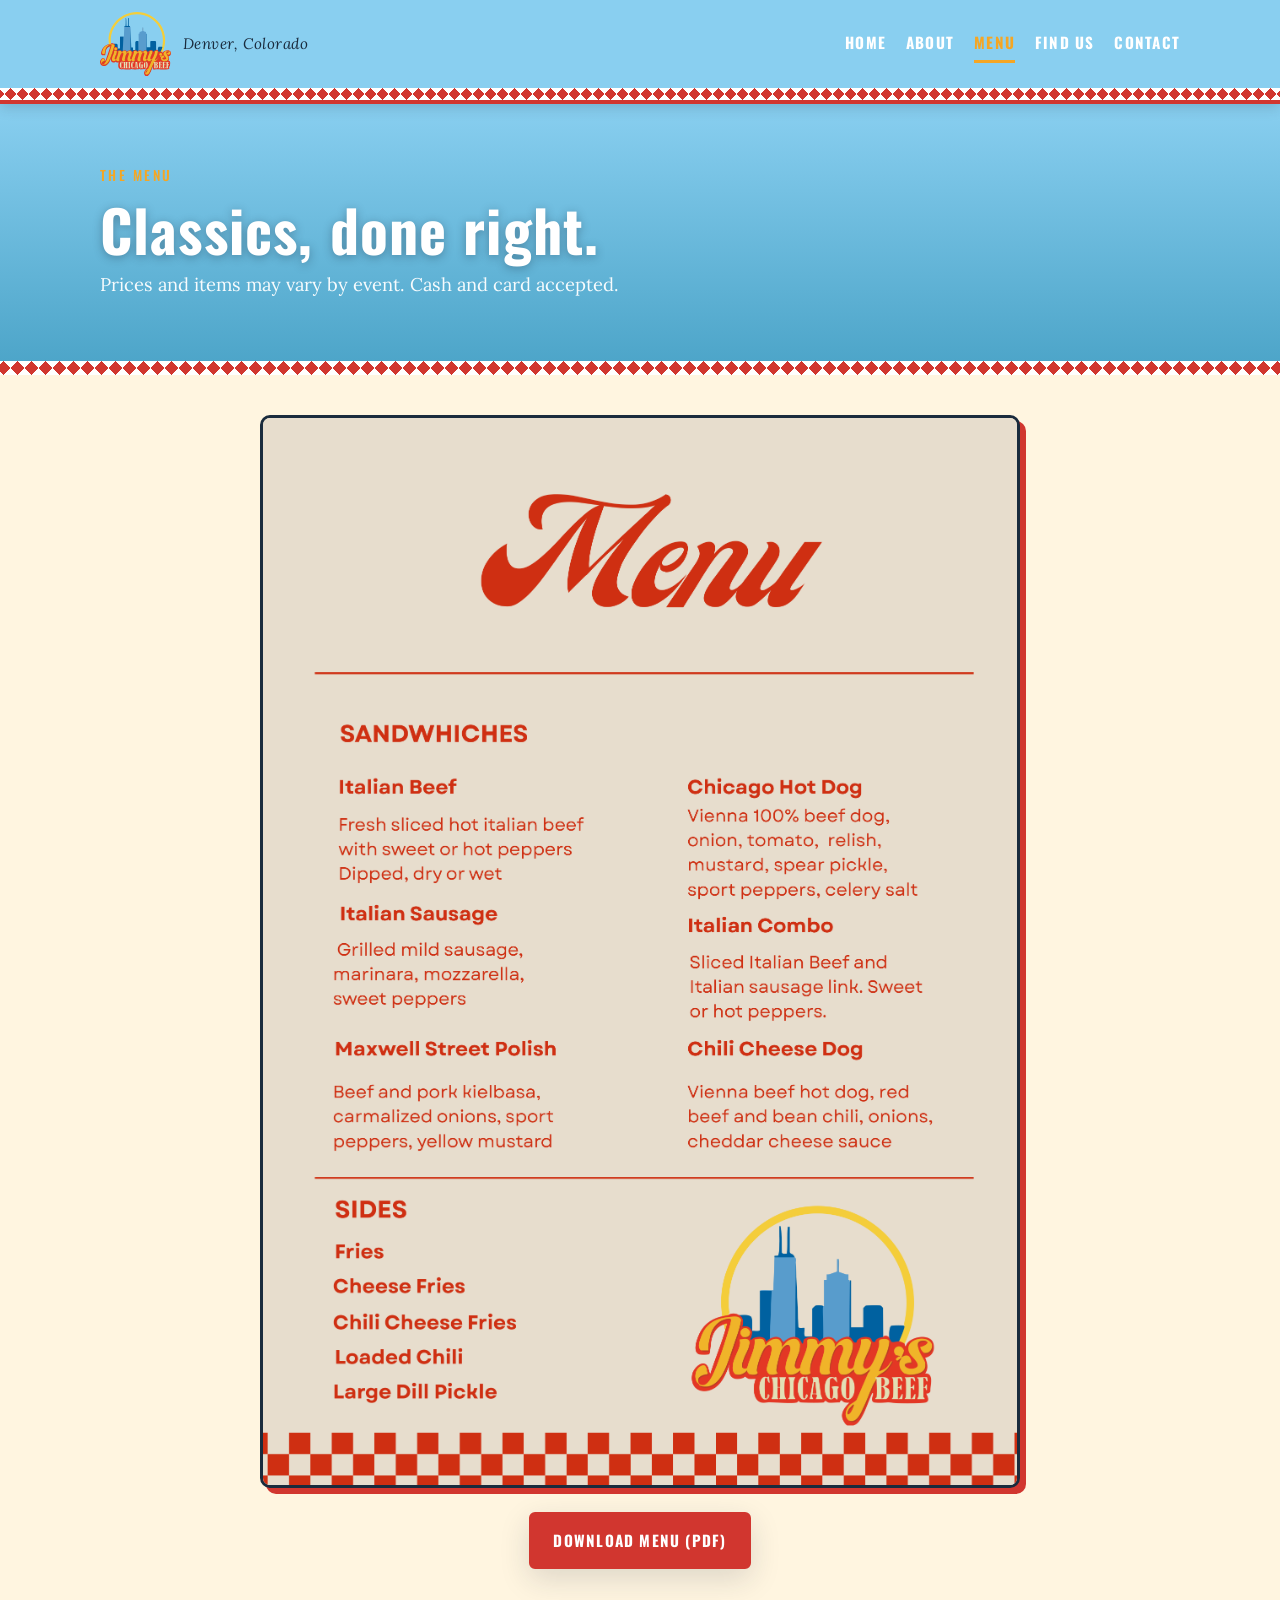
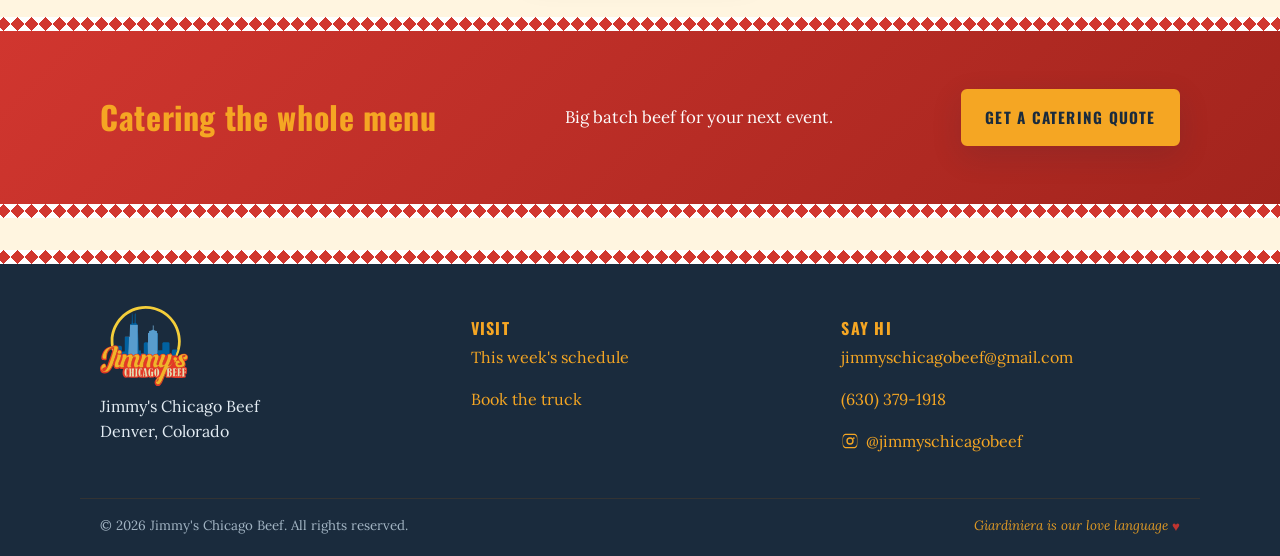
<file: menu.html>
<!DOCTYPE html>
<html lang="en">
<head>
  <meta charset="UTF-8" />
  <meta name="viewport" content="width=device-width, initial-scale=1.0" />
  <title>Menu — Jimmy's Chicago Beef, Denver CO</title>
  <meta name="description" content="Our menu: Italian beef sandwiches, Chicago-style hot dogs, Maxwell Street Polish, Italian sausage, sides, and more." />
  <link rel="stylesheet" href="styles.css" />
  <link rel="preconnect" href="https://fonts.googleapis.com" />
  <link rel="preconnect" href="https://fonts.gstatic.com" crossorigin />
  <link href="https://fonts.googleapis.com/css2?family=Oswald:wght@500;700&family=Lora:ital,wght@0,400;0,600;1,400&family=Lobster&family=Alfa+Slab+One&display=swap" rel="stylesheet" />
</head>
<body>
  <header class="site-header">
    <div class="container nav-wrap">
      <a href="index.html" class="brand" aria-label="Jimmy's Chicago Beef — Denver, Colorado">
        <img src="images/logo.svg" alt="Jimmy's Chicago Beef" class="brand-logo" />
        <span class="brand-tag">Denver, Colorado</span>
      </a>
      <button class="nav-toggle" aria-label="Toggle menu" aria-expanded="false">
        <span></span><span></span><span></span>
      </button>
      <nav class="site-nav">
        <a href="index.html">Home</a>
        <a href="about.html">About</a>
        <a href="menu.html" class="active">Menu</a>
        <a href="calendar.html">Find Us</a>
        <a href="contact.html">Contact</a>
      </nav>
    </div>
  </header>

  <main>
    <section class="page-hero">
      <div class="container">
        <p class="eyebrow">The Menu</p>
        <h1>Classics, done right.</h1>
        <p class="lede">Prices and items may vary by event. Cash and card accepted.</p>
      </div>
    </section>

    <section class="container menu-pdf-wrap">
      <img class="menu-image" src="images/menu-1.png" alt="Jimmy's Chicago Beef menu — Sandwiches: Italian Beef, Italian Sausage, Maxwell Street Polish, Chicago Hot Dog, Italian Combo, Chili Cheese Dog. Sides: Fries, Cheese Fries, Chili Cheese Fries, Loaded Chili, Large Dill Pickle." />
      <div class="menu-pdf-actions">
        <a class="btn btn-primary" href="menu.pdf" download>Download menu (PDF)</a>
      </div>
    </section>

    <section class="callout">
      <div class="container callout-inner">
        <h2>Catering the whole menu</h2>
        <p>Big batch beef for your next event.</p>
        <a class="btn btn-primary" href="contact.html">Get a Catering Quote</a>
      </div>
    </section>
  </main>

  <footer class="site-footer">
    <div class="container footer-grid">
      <div>
        <img src="images/logo.svg" alt="Jimmy's Chicago Beef" class="brand-logo brand-logo-footer" />
        <p>Jimmy's Chicago Beef<br />Denver, Colorado</p>
      </div>
      <div>
        <h4>Visit</h4>
        <p><a href="calendar.html">This week's schedule</a></p>
        <p><a href="contact.html">Book the truck</a></p>
      </div>
      <div>
        <h4>Say hi</h4>
        <p><a href="mailto:jimmyschicagobeef@gmail.com">jimmyschicagobeef@gmail.com</a></p>
        <p><a href="tel:+16303791918">(630) 379-1918</a></p>
        <p><a class="ig-link" href="https://instagram.com/jimmyschicagobeef" target="_blank" rel="noopener" aria-label="Jimmy's Chicago Beef on Instagram">
          <svg class="ig-icon" viewBox="0 0 24 24" aria-hidden="true"><path d="M12 2.2c3.2 0 3.6 0 4.85.07 1.17.05 1.8.25 2.22.41.56.22.96.48 1.38.9.42.42.68.82.9 1.38.16.42.36 1.05.41 2.22.06 1.25.07 1.63.07 4.82 0 3.2 0 3.58-.07 4.83-.05 1.17-.25 1.8-.41 2.22-.22.56-.48.96-.9 1.38-.42.42-.82.68-1.38.9-.42.16-1.05.36-2.22.41-1.25.06-1.62.07-4.82.07-3.2 0-3.58 0-4.83-.07-1.17-.05-1.8-.25-2.22-.41-.56-.22-.96-.48-1.38-.9-.42-.42-.68-.82-.9-1.38-.16-.42-.36-1.05-.41-2.22C2.2 15.58 2.2 15.2 2.2 12s0-3.58.07-4.83c.05-1.17.25-1.8.41-2.22.22-.56.48-.96.9-1.38.42-.42.82-.68 1.38-.9.42-.16 1.05-.36 2.22-.41C8.42 2.2 8.8 2.2 12 2.2Zm0 1.82c-3.14 0-3.51 0-4.75.06-1.07.05-1.65.23-2.04.38-.51.2-.88.44-1.26.82-.38.38-.62.75-.82 1.26-.15.39-.33.97-.38 2.04C2.68 9.82 2.68 10.2 2.68 12c0 1.8 0 2.17.06 3.42.05 1.07.23 1.65.38 2.04.2.51.44.88.82 1.26.38.38.75.62 1.26.82.39.15.97.33 2.04.38 1.24.06 1.61.06 4.75.06s3.51 0 4.75-.06c1.07-.05 1.65-.23 2.04-.38.51-.2.88-.44 1.26-.82.38-.38.62-.75.82-1.26.15-.39.33-.97.38-2.04.06-1.25.06-1.62.06-3.42 0-1.8 0-2.17-.06-3.42-.05-1.07-.23-1.65-.38-2.04-.2-.51-.44-.88-.82-1.26-.38-.38-.75-.62-1.26-.82-.39-.15-.97-.33-2.04-.38C15.51 4.02 15.14 4.02 12 4.02Zm0 3.1a4.88 4.88 0 1 1 0 9.76 4.88 4.88 0 0 1 0-9.76Zm0 1.82a3.06 3.06 0 1 0 0 6.12 3.06 3.06 0 0 0 0-6.12Zm5.09-2.05a1.14 1.14 0 1 1 0 2.28 1.14 1.14 0 0 1 0-2.28Z"/></svg>
          @jimmyschicagobeef
        </a></p>
      </div>
    </div>
    <div class="container footer-bottom">
      <small>&copy; <span id="year"></span> Jimmy's Chicago Beef. All rights reserved.</small>
      <small class="tribute">Giardiniera is our love language <span class="heart">♥</span></small>
    </div>
  </footer>

  <script src="script.js"></script>
</body>
</html>
</file>
<file: styles.css>
/* Jimmy's Chicago Beef — site styles.
   Palette pulled from the truck wrap: sky-blue body, red-and-white diamond
   kick plate, yellow-orange "Jimmy's" script, deep navy skyline. */

:root {
  --truck-sky:        #89cff0;
  --truck-sky-soft:   #cfecf9;
  --truck-sky-dark:   #4aa3c7;
  --truck-red:        #d1362f;
  --truck-red-dark:   #a2241d;
  --truck-yellow:     #f5a623;
  --truck-yellow-dark:#cf8810;
  --truck-navy:       #1a2b3d;
  --cream:            #fff5e0;

  --ink:        var(--truck-navy);
  --ink-soft:   #3a4a5c;
  --ink-muted:  #6b7a8a;
  --line:       #e4ecf1;
  --shadow:     0 10px 30px rgba(26, 43, 61, 0.15);
  --radius:     10px;
  --max:        1120px;
  --font-display: "Oswald", "Arial Narrow", Arial, sans-serif;
  --font-body:    "Lora", Georgia, "Times New Roman", serif;
  --font-script:  "Lobster", "Pacifico", "Brush Script MT", cursive;
  --font-slab:    "Alfa Slab One", "Ultra", Georgia, serif;

  /* Red-and-white diamond kick-plate strip — single inline SVG tile
     (2 diamonds per 24×12 block, repeats horizontally).
     shape-rendering='crispEdges' avoids anti-aliasing fuzz on diagonals. */
  --checker: url("data:image/svg+xml;utf8,<svg xmlns='http://www.w3.org/2000/svg' viewBox='0 0 24 12' preserveAspectRatio='none' shape-rendering='crispEdges'><rect fill='white' width='24' height='12'/><path fill='%23d1362f' d='M6 0L12 6L6 12L0 6ZM18 0L24 6L18 12L12 6Z'/></svg>");
}

* { box-sizing: border-box; }

html { scroll-behavior: smooth; }

body {
  margin: 0;
  font-family: var(--font-body);
  color: var(--ink);
  background: var(--cream);
  line-height: 1.6;
  -webkit-font-smoothing: antialiased;
}

h1, h2, h3, h4, .eyebrow {
  font-family: var(--font-display);
  font-weight: 700;
  letter-spacing: 0.02em;
  line-height: 1.15;
  color: var(--ink);
}

h1 { font-size: clamp(2.2rem, 5vw, 3.6rem); margin: 0 0 1rem; }
h2 { font-size: clamp(1.6rem, 3vw, 2.4rem); margin: 0 0 0.75rem; }
h3 { font-size: 1.25rem; margin: 0 0 0.5rem; }
p  { margin: 0 0 1rem; }

a { color: var(--truck-red); text-decoration: none; }
a:hover { text-decoration: underline; }

.container {
  width: 100%;
  max-width: var(--max);
  margin: 0 auto;
  padding: 0 1.25rem;
}

.eyebrow {
  text-transform: uppercase;
  letter-spacing: 0.18em;
  font-size: 0.85rem;
  color: var(--truck-yellow-dark);
  margin: 0 0 0.75rem;
  font-weight: 500;
}

/* Script accent for the "Jimmy's" feel on headings */
.script {
  font-family: var(--font-script);
  font-weight: 400;
  color: var(--truck-yellow);
  font-size: 1.25em;
  letter-spacing: 0;
  line-height: 1;
  text-shadow: 2px 2px 0 var(--truck-red);
}

/* -------- Header / Nav -------- */
.site-header {
  background: var(--truck-sky);
  border-bottom: 4px solid var(--truck-red);
  position: sticky;
  top: 0;
  z-index: 50;
  box-shadow: 0 4px 12px rgba(26,43,61,0.18);
}
/* Red-diamond kick-plate strip beneath the header — echoes the truck */
.site-header::after {
  content: "";
  display: block;
  height: 12px;
  background: var(--checker) repeat-x center / 24px 12px;
}

.nav-wrap {
  display: flex;
  align-items: center;
  justify-content: space-between;
  padding: 0.75rem 1.25rem;
  gap: 1rem;
}

.brand {
  display: flex;
  align-items: center;
  gap: 0.75rem;
  color: var(--ink);
  text-decoration: none;
}

.brand:hover { text-decoration: none; }

/* Brand mark — logo image already contains the wordmark, so the header
   just pairs it with a small italic location tag. */
.brand-logo {
  height: 64px;
  width: auto;
  display: block;
  flex-shrink: 0;
}
.brand-logo-footer { height: 80px; margin-bottom: 0.5rem; }

.brand-tag {
  font-family: var(--font-body);
  font-style: italic;
  color: var(--truck-navy);
  font-size: 0.95rem;
  letter-spacing: 0.03em;
}

.site-nav {
  display: flex;
  gap: 1.25rem;
  align-items: center;
}

.site-nav a {
  font-family: var(--font-display);
  font-weight: 700;
  color: #fff;
  text-transform: uppercase;
  font-size: 0.95rem;
  letter-spacing: 0.08em;
  padding: 0.35rem 0;
  border-bottom: 3px solid transparent;
}
.site-nav a:hover { color: var(--truck-yellow); text-decoration: none; }
.site-nav a.active { color: var(--truck-yellow); border-bottom-color: var(--truck-yellow); }

.nav-toggle {
  display: none;
  background: transparent;
  border: 0;
  flex-direction: column;
  gap: 5px;
  cursor: pointer;
  padding: 0.5rem;
}
.nav-toggle span {
  width: 24px; height: 2px; background: #fff; display: block; transition: transform .25s, opacity .25s;
}

@media (max-width: 760px) {
  .nav-toggle { display: flex; }
  .site-nav {
    display: none;
    position: absolute;
    top: 100%;
    left: 0; right: 0;
    background: var(--truck-sky-dark);
    flex-direction: column;
    gap: 0;
    padding: 0.5rem 1.25rem 1rem;
    border-bottom: 4px solid var(--truck-yellow);
  }
  .site-nav.open { display: flex; }
  .site-nav a { padding: 0.75rem 0; border-bottom: 1px solid rgba(255,255,255,0.2); color: #fff; }
  .site-nav a.active { border-bottom-color: var(--truck-yellow); }
}

/* -------- Buttons -------- */
.btn {
  display: inline-block;
  font-family: var(--font-display);
  font-weight: 700;
  text-transform: uppercase;
  letter-spacing: 0.08em;
  padding: 0.9rem 1.4rem;
  border-radius: 6px;
  text-decoration: none;
  cursor: pointer;
  border: 2px solid transparent;
  transition: transform .12s ease, background-color .2s, color .2s, border-color .2s;
  font-size: 0.95rem;
}
.btn:hover { transform: translateY(-1px); text-decoration: none; }
.btn-primary {
  background: var(--truck-red);
  color: #fff;
  border-color: var(--truck-red);
  box-shadow: var(--shadow);
}
.btn-primary:hover { background: var(--truck-red-dark); border-color: var(--truck-red-dark); }
.btn-ghost {
  background: transparent;
  color: #fff;
  border-color: #fff;
}
.btn-ghost:hover { background: #fff; color: var(--ink); }
.btn-link {
  background: transparent;
  color: var(--truck-red);
  padding: 0;
  border: none;
  font-weight: 700;
}
.btn-link:hover { text-decoration: underline; }

/* -------- Hero (home) -------- */
.hero {
  position: relative;
  color: #fff;
  background:
    linear-gradient(rgba(31,46,63,0.45), rgba(31,46,63,0.60)),
    linear-gradient(180deg, var(--truck-sky) 0%, var(--truck-sky-dark) 100%);
  padding: 6rem 0 7rem;
  overflow: hidden;
  min-height: 560px;
}
.hero::before {
  content: "";
  position: absolute; inset: 0;
  background-image: radial-gradient(circle at 20% 30%, rgba(255,255,255,0.10) 0, transparent 40%),
                    radial-gradient(circle at 80% 70%, rgba(255,255,255,0.06) 0, transparent 45%);
  pointer-events: none;
}
.hero-content { position: relative; max-width: 720px; z-index: 1; padding-right: 1rem; }
@media (min-width: 900px) { .hero-content { padding-right: 200px; } }
.hero .eyebrow { color: var(--truck-yellow); }
.hero h1 { color: #fff; text-shadow: 0 2px 12px rgba(31,46,63,0.4); line-height: 1.25; }
.hero h1 em { font-style: normal; color: var(--truck-yellow); }
.hero h1 .mile-high { display: inline-block; margin-top: 0.15em; }
.lede {
  font-size: 1.15rem;
  color: rgba(255,255,255,0.92);
  margin-bottom: 1.75rem;
}
.cta-row { display: flex; flex-wrap: wrap; gap: 0.75rem; }

.hero::after {
  content: "";
  position: absolute;
  bottom: 0; left: 0; right: 0;
  height: 16px;
  background: var(--checker) repeat-x center / 32px 16px;
  z-index: 1;
}

/* -------- Strip cards -------- */
.strip {
  background: var(--truck-yellow);
  border-top: 4px solid var(--truck-navy);
  border-bottom: 4px solid var(--truck-navy);
}
.strip-grid {
  display: grid;
  grid-template-columns: repeat(auto-fit, minmax(200px, 1fr));
  gap: 1.5rem;
  padding: 2.25rem 1.25rem;
}
.strip-grid > div {
  text-align: center;
  padding: 0.5rem;
}
.strip-grid strong {
  display: block;
  font-family: var(--font-display);
  font-size: 1.2rem;
  color: var(--truck-red);
  letter-spacing: 0.06em;
  text-transform: uppercase;
  margin-bottom: 0.25rem;
}
.strip-grid span { font-style: italic; color: var(--truck-navy); font-size: 0.95rem; }

/* -------- Feature (home story) -------- */
.feature {
  display: grid;
  grid-template-columns: 1fr 1fr;
  gap: 3rem;
  padding: 5rem 1.25rem;
  align-items: center;
  background: var(--cream);
}
.feature h2 { color: var(--truck-navy); }
.feature .eyebrow { color: var(--truck-red); }
.feature-media { display: flex; justify-content: center; }

@media (max-width: 800px) {
  .feature { grid-template-columns: 1fr; padding: 3rem 1.25rem; gap: 2rem; }
}

/* -------- Page hero (inner pages) -------- */
.page-hero {
  background:
    linear-gradient(180deg, var(--truck-sky) 0%, var(--truck-sky-dark) 100%);
  color: #fff;
  padding: 4rem 0 3rem;
  position: relative;
}
.page-hero h1 { color: #fff !important; text-shadow: 0 2px 10px rgba(26,43,61,0.35); }
.page-hero .eyebrow { color: var(--truck-yellow) !important; }
.page-hero .lede { color: rgba(255,255,255,0.95) !important; max-width: 640px; }
.page-hero::after {
  content: "";
  display: block;
  position: absolute;
  bottom: 0; left: 0; right: 0;
  height: 14px;
  background: var(--checker) repeat-x center / 28px 14px;
}
.page-hero h1 { margin-bottom: 0.5rem; }

/* -------- About page -------- */
.story-grid {
  display: grid;
  grid-template-columns: 1.5fr 1fr;
  gap: 2.5rem;
  padding: 3rem 1.25rem;
  align-items: start;
}
.story-text h2 { margin-top: 1.5rem; }
.story-text h2:first-child { margin-top: 0; }

.story-media { display: flex; flex-direction: column; gap: 1.5rem; }

.story-text .lede {
  font-size: 1.25rem;
  color: var(--truck-navy);
  font-weight: 600;
  margin-bottom: 1.25rem;
}
.story-text .welcome {
  margin-top: 1.5rem;
  font-family: var(--font-display);
  font-size: 1.2rem;
  color: var(--truck-red);
  text-transform: uppercase;
  letter-spacing: 0.04em;
  border-top: 3px solid var(--truck-yellow);
  padding-top: 1rem;
}
.story-text .welcome em {
  font-family: var(--font-script);
  font-style: normal;
  font-size: 1.6rem;
  color: var(--truck-navy);
  text-transform: none;
  letter-spacing: 0;
}

.values {
  background: var(--truck-navy);
  color: #fff;
  border-top: 4px solid var(--truck-yellow);
  border-bottom: 4px solid var(--truck-red);
}
.values-grid {
  display: grid;
  grid-template-columns: repeat(auto-fit, minmax(240px, 1fr));
  gap: 2rem;
  padding: 3rem 1.25rem;
}
.values-grid > div {
  background: rgba(255,255,255,0.04);
  border-left: 4px solid var(--truck-yellow);
  padding: 1.25rem 1.5rem;
  border-radius: 4px;
}
.values-grid h3 { color: var(--truck-yellow); font-size: 1.35rem; }
.values-grid p { color: rgba(255,255,255,0.92); margin: 0; }

@media (max-width: 800px) {
  .story-grid { grid-template-columns: 1fr; padding: 2.5rem 1.25rem; gap: 2rem; }
}

/* -------- Menu page (PDF embed styles live near the bottom) -------- */

/* -------- Calendar page -------- */
.calendar-wrap {
  padding: 3rem 1.25rem;
  display: grid;
  grid-template-columns: 2fr 1fr;
  gap: 2rem;
  align-items: start;
}
.calendar-embed {
  background: #fff;
  border: 3px solid var(--truck-navy);
  border-radius: var(--radius);
  overflow: hidden;
  box-shadow: 6px 6px 0 var(--truck-red);
}
.calendar-embed iframe {
  width: 100%;
  height: 620px;
  display: block;
  border: 0;
}
/* Month grid on desktop, agenda list on phones */
.calendar-embed .calendar-agenda { display: none; }
@media (max-width: 700px) {
  .calendar-embed .calendar-month { display: none; }
  .calendar-embed .calendar-agenda { display: block; }
}

.calendar-help {
  background: var(--truck-sky-soft);
  border: 2px solid var(--truck-navy);
  border-top: 8px solid var(--truck-yellow);
  border-radius: var(--radius);
  padding: 1.5rem;
  box-shadow: 4px 4px 0 var(--truck-red);
}
.calendar-help h3 { color: var(--truck-red); margin-bottom: 0.5rem; }
.muted { color: var(--ink-muted); }

@media (max-width: 900px) {
  .calendar-wrap { grid-template-columns: 1fr; }
  .calendar-embed iframe { height: 520px; }
}

/* -------- Contact page -------- */
.contact-grid {
  display: grid;
  grid-template-columns: 1fr 1.2fr;
  gap: 3rem;
  padding: 3rem 1.25rem 4rem;
  align-items: start;
}
.contact-info h3 { margin-top: 1.25rem; color: var(--truck-red); }
.contact-form {
  background: #fff;
  border: 2px solid var(--truck-navy);
  border-top: 8px solid var(--truck-yellow);
  border-radius: var(--radius);
  padding: 2rem;
  box-shadow: 6px 6px 0 var(--truck-red);
  display: flex;
  flex-direction: column;
  gap: 1rem;
}
.contact-form h2 { margin-top: 0; }
.contact-form label {
  display: flex;
  flex-direction: column;
  gap: 0.35rem;
  font-family: var(--font-display);
  font-size: 0.95rem;
  text-transform: uppercase;
  letter-spacing: 0.06em;
  color: var(--ink-soft);
}
.contact-form em { color: var(--truck-red); font-style: normal; }
.contact-form input,
.contact-form select,
.contact-form textarea {
  font-family: var(--font-body);
  font-size: 1rem;
  padding: 0.7rem 0.9rem;
  border: 1px solid var(--line);
  border-radius: 6px;
  background: #fff;
  color: var(--ink);
  text-transform: none;
  letter-spacing: 0;
}
.contact-form input:focus,
.contact-form select:focus,
.contact-form textarea:focus {
  outline: 2px solid var(--truck-sky-dark);
  outline-offset: 1px;
  border-color: var(--truck-sky-dark);
}
.contact-form textarea { resize: vertical; }
.contact-form button { align-self: flex-start; margin-top: 0.5rem; }
.contact-form .hp { position: absolute; left: -10000px; top: auto; width: 1px; height: 1px; overflow: hidden; }
.form-note { color: var(--ink-muted); }

@media (max-width: 800px) {
  .contact-grid { grid-template-columns: 1fr; padding: 2rem 1.25rem 3rem; gap: 2rem; }
}

/* -------- Callout -------- */
.callout {
  background:
    linear-gradient(135deg, var(--truck-red) 0%, var(--truck-red-dark) 100%);
  color: #fff;
  padding: 3.5rem 0;
  position: relative;
}
.callout::before,
.callout::after {
  content: "";
  position: absolute;
  left: 0; right: 0;
  height: 14px;
  background: var(--checker) repeat-x center / 28px 14px;
}
.callout::before { top: 0; }
.callout::after  { bottom: 0; }
.callout-inner {
  display: flex;
  align-items: center;
  justify-content: space-between;
  gap: 2rem;
  flex-wrap: wrap;
  padding: 1rem 1.25rem;
}
.callout h2 { color: var(--truck-yellow); margin: 0; font-size: clamp(1.5rem, 2.5vw, 2rem); }
.callout p { margin: 0; opacity: 0.98; font-size: 1.05rem; }
.callout .btn-primary {
  background: var(--truck-yellow);
  border-color: var(--truck-yellow);
  color: var(--truck-navy);
}
.callout .btn-primary:hover {
  background: var(--truck-yellow-dark);
  border-color: var(--truck-yellow-dark);
}

/* -------- Footer -------- */
.site-footer {
  background: var(--truck-navy);
  color: #e3ecf3;
  padding: 3rem 0 1.25rem;
  margin-top: 2rem;
  position: relative;
}
.site-footer::before {
  content: "";
  display: block;
  position: absolute;
  top: 0; left: 0; right: 0;
  height: 14px;
  background: var(--checker) repeat-x center / 28px 14px;
}
.site-footer a { color: var(--truck-yellow); }
.site-footer h4 {
  color: var(--truck-yellow);
  text-transform: uppercase;
  letter-spacing: 0.08em;
  margin-bottom: 0.5rem;
}
.site-footer .footer-grid > div:first-child { padding-top: 0.5rem; }
.footer-grid {
  display: grid;
  grid-template-columns: repeat(auto-fit, minmax(200px, 1fr));
  gap: 2rem;
  padding: 0 1.25rem 1.5rem;
  border-bottom: 1px solid #333;
}
.footer-bottom {
  padding: 1rem 1.25rem 0;
  color: #a3b5c4;
  display: flex;
  justify-content: space-between;
  flex-wrap: wrap;
  gap: 0.5rem;
}
.tribute {
  font-style: italic;
  color: var(--truck-yellow);
  opacity: 0.9;
}

/* -------- Hero with photo background -------- */
.hero.hero-photo {
  background-size: cover;
  background-position: center;
  background-repeat: no-repeat;
}
.hero.hero-photo::before { display: none; }

/* -------- Rounded photo (feature section) -------- */
.rounded-photo {
  width: 100%;
  max-width: 480px;
  border-radius: var(--radius);
  box-shadow: var(--shadow);
  border: 4px solid #fff;
  object-fit: cover;
  aspect-ratio: 4 / 5;
}

/* -------- Home: gallery -------- */
.gallery-section {
  padding: 4rem 0 3rem;
  background: var(--truck-sky-soft);
  border-top: 4px solid var(--truck-yellow);
  border-bottom: 4px solid var(--truck-yellow);
}
.gallery-section .eyebrow { color: var(--truck-red); }
.gallery-section h2 { color: var(--truck-navy); }
.gallery-title { margin-bottom: 1.5rem; }
.gallery-grid {
  display: grid;
  grid-template-columns: repeat(auto-fit, minmax(240px, 1fr));
  gap: 1rem;
}
.gallery-grid figure {
  margin: 0;
  overflow: hidden;
  border-radius: var(--radius);
  background: #fff;
  border: 3px solid #fff;
  box-shadow: 4px 4px 0 var(--truck-red);
  aspect-ratio: 4 / 3;
}
.gallery-grid img {
  width: 100%;
  height: 100%;
  object-fit: cover;
  transition: transform .4s ease;
  display: block;
}
.gallery-grid figure:hover img { transform: scale(1.04); }

/* -------- About: story figures -------- */
.story-media { gap: 1.25rem; }
.story-figure {
  margin: 0;
  border-radius: var(--radius);
  overflow: hidden;
  background: #fff;
  box-shadow: var(--shadow);
  border: 4px solid #fff;
}
.story-figure img {
  width: 100%;
  height: auto;
  display: block;
  aspect-ratio: 4 / 5;
  object-fit: cover;
}
.story-figure:nth-child(2) img,
.story-figure:nth-child(3) img { aspect-ratio: 4 / 3; }
.story-figure figcaption {
  padding: 0.6rem 0.9rem;
  font-style: italic;
  color: var(--ink-muted);
  font-size: 0.9rem;
  background: #fff;
}

/* -------- About: behind-the-scenes -------- */
.bts {
  background: var(--truck-sky-soft);
  padding: 4rem 0 3rem;
  border-top: 4px solid var(--truck-yellow);
  border-bottom: 4px solid var(--truck-yellow);
}
.bts h2 { margin-bottom: 1.5rem; color: var(--truck-navy); }
.bts .eyebrow { color: var(--truck-red); }
.bts-grid {
  display: grid;
  grid-template-columns: repeat(4, 1fr);
  gap: 1rem;
}
@media (max-width: 900px) { .bts-grid { grid-template-columns: repeat(2, 1fr); } }
@media (max-width: 520px) { .bts-grid { grid-template-columns: 1fr; } }
.bts-grid figure {
  margin: 0;
  overflow: hidden;
  border-radius: var(--radius);
  aspect-ratio: 4 / 3;
  border: 3px solid #fff;
  box-shadow: 4px 4px 0 var(--truck-red);
}
.bts-grid img {
  width: 100%;
  height: 100%;
  object-fit: cover;
  transition: transform .4s ease;
}
.bts-grid figure:hover img { transform: scale(1.04); }

/* -------- Calendar sidebar figure -------- */
.help-figure {
  margin: 0 0 1rem;
  border-radius: var(--radius);
  overflow: hidden;
  aspect-ratio: 4 / 3;
  box-shadow: 0 2px 8px rgba(0,0,0,0.08);
}
.help-figure img {
  width: 100%;
  height: 100%;
  object-fit: cover;
  display: block;
}

/* -------- Contact figure -------- */
.contact-figure {
  margin: 1.5rem 0 0;
  border-radius: var(--radius);
  overflow: hidden;
  aspect-ratio: 16 / 10;
  box-shadow: var(--shadow);
}
.contact-figure img {
  width: 100%;
  height: 100%;
  object-fit: cover;
  display: block;
}

/* -------- A11y & utilities -------- */
:focus-visible { outline: 2px solid var(--truck-sky-dark); outline-offset: 2px; }
img { max-width: 100%; height: auto; display: block; }

/* -------- Retro / roadside-diner accents -------- */

/* Oversized Lobster flourish for the home hero headline. */
.script-xl {
  font-family: var(--font-script);
  font-weight: 400;
  color: var(--truck-yellow);
  font-size: 1.35em;
  line-height: 1;
  letter-spacing: 0;
  text-shadow:
    3px 3px 0 var(--truck-red),
    6px 6px 0 var(--truck-navy);
  display: inline-block;
  transform: rotate(-4deg);
  padding: 0.1em 0.1em 0.2em;
  vertical-align: middle;
}

/* Circular stamp / seal — bottom-right of the home hero */
.seal {
  position: absolute;
  right: 1.5rem;
  bottom: 2.25rem;
  width: 160px;
  height: 160px;
  border-radius: 50%;
  background: var(--truck-yellow);
  color: var(--truck-navy);
  border: 3px solid var(--truck-navy);
  box-shadow:
    0 0 0 6px var(--truck-yellow),
    0 0 0 9px var(--truck-red),
    6px 6px 0 rgba(0,0,0,0.2);
  display: flex;
  align-items: center;
  justify-content: center;
  text-align: center;
  transform: rotate(-8deg);
  z-index: 2;
  font-family: var(--font-display);
}
.seal-inner {
  display: flex;
  flex-direction: column;
  align-items: center;
  gap: 0.15rem;
  padding: 0.5rem;
  line-height: 1;
}
.seal-top, .seal-bot {
  font-size: 0.65rem;
  letter-spacing: 0.12em;
  text-transform: uppercase;
  font-weight: 700;
  color: var(--truck-red);
}
.seal-big {
  font-size: 1.25rem;
  font-weight: 700;
  letter-spacing: 0.04em;
  color: var(--truck-navy);
  text-transform: uppercase;
}
.seal-mid {
  font-family: var(--font-script);
  font-size: 0.95rem;
  color: var(--truck-red);
  line-height: 1;
  margin-top: -0.1rem;
}

@media (max-width: 760px) {
  .seal { width: 120px; height: 120px; right: 0.75rem; bottom: 1rem; }
  .seal-big { font-size: 0.95rem; }
  .seal-mid { font-size: 0.75rem; }
  .seal-top, .seal-bot { font-size: 0.55rem; }
}

/* Googie starburst accent behind hero content */
.starburst {
  position: absolute;
  top: 1.5rem;
  right: -80px;
  width: 280px;
  height: 280px;
  background:
    conic-gradient(
      var(--truck-yellow) 0deg 12deg, transparent 12deg 30deg,
      var(--truck-yellow) 30deg 42deg, transparent 42deg 60deg,
      var(--truck-yellow) 60deg 72deg, transparent 72deg 90deg,
      var(--truck-yellow) 90deg 102deg, transparent 102deg 120deg,
      var(--truck-yellow) 120deg 132deg, transparent 132deg 150deg,
      var(--truck-yellow) 150deg 162deg, transparent 162deg 180deg,
      var(--truck-yellow) 180deg 192deg, transparent 192deg 210deg,
      var(--truck-yellow) 210deg 222deg, transparent 222deg 240deg,
      var(--truck-yellow) 240deg 252deg, transparent 252deg 270deg,
      var(--truck-yellow) 270deg 282deg, transparent 282deg 300deg,
      var(--truck-yellow) 300deg 312deg, transparent 312deg 330deg,
      var(--truck-yellow) 330deg 342deg, transparent 342deg 360deg
    );
  opacity: 0.22;
  border-radius: 50%;
  pointer-events: none;
  z-index: 0;
  animation: starburst-spin 60s linear infinite;
}
@keyframes starburst-spin {
  from { transform: rotate(0deg); }
  to   { transform: rotate(360deg); }
}
@media (max-width: 760px) { .starburst { display: none; } }

/* Postcard-style photo frames — white borders, soft rotation on hover */
.gallery-grid figure,
.bts-grid figure {
  background: #fff;
  padding: 8px 8px 28px;
  border-radius: 4px;
  position: relative;
  transition: transform .25s ease, box-shadow .2s ease;
}
.gallery-grid figure:nth-child(odd)  { transform: rotate(-1.2deg); }
.gallery-grid figure:nth-child(even) { transform: rotate(1.2deg); }
.gallery-grid figure:hover,
.bts-grid figure:hover { transform: rotate(0) translateY(-4px); box-shadow: 8px 8px 0 var(--truck-red); }
.gallery-grid figure::after {
  content: "Chicago · Denver";
  position: absolute;
  left: 0; right: 0; bottom: 6px;
  text-align: center;
  font-family: var(--font-script);
  font-size: 0.8rem;
  color: var(--truck-red);
  line-height: 1;
}

/* -------- Social icons + heart tribute -------- */
.ig-link {
  display: inline-flex;
  align-items: center;
  gap: 0.4rem;
}
.ig-icon {
  width: 18px;
  height: 18px;
  flex-shrink: 0;
  fill: currentColor;
}
.heart {
  color: var(--truck-red);
  font-style: normal;
  display: inline-block;
  transform: translateY(1px);
}

/* -------- Menu (PDF rendered as an image) -------- */
.menu-pdf-wrap {
  padding: 2.5rem 1.25rem 3rem;
  display: flex;
  flex-direction: column;
  gap: 1.5rem;
  align-items: center;
}
.menu-image {
  width: 100%;
  max-width: 760px;
  height: auto;
  border: 3px solid var(--truck-navy);
  border-radius: var(--radius);
  box-shadow: 6px 6px 0 var(--truck-red);
  background: #fff;
}
.menu-pdf-actions {
  display: flex;
  gap: 0.75rem;
  flex-wrap: wrap;
  justify-content: center;
}
</file>
